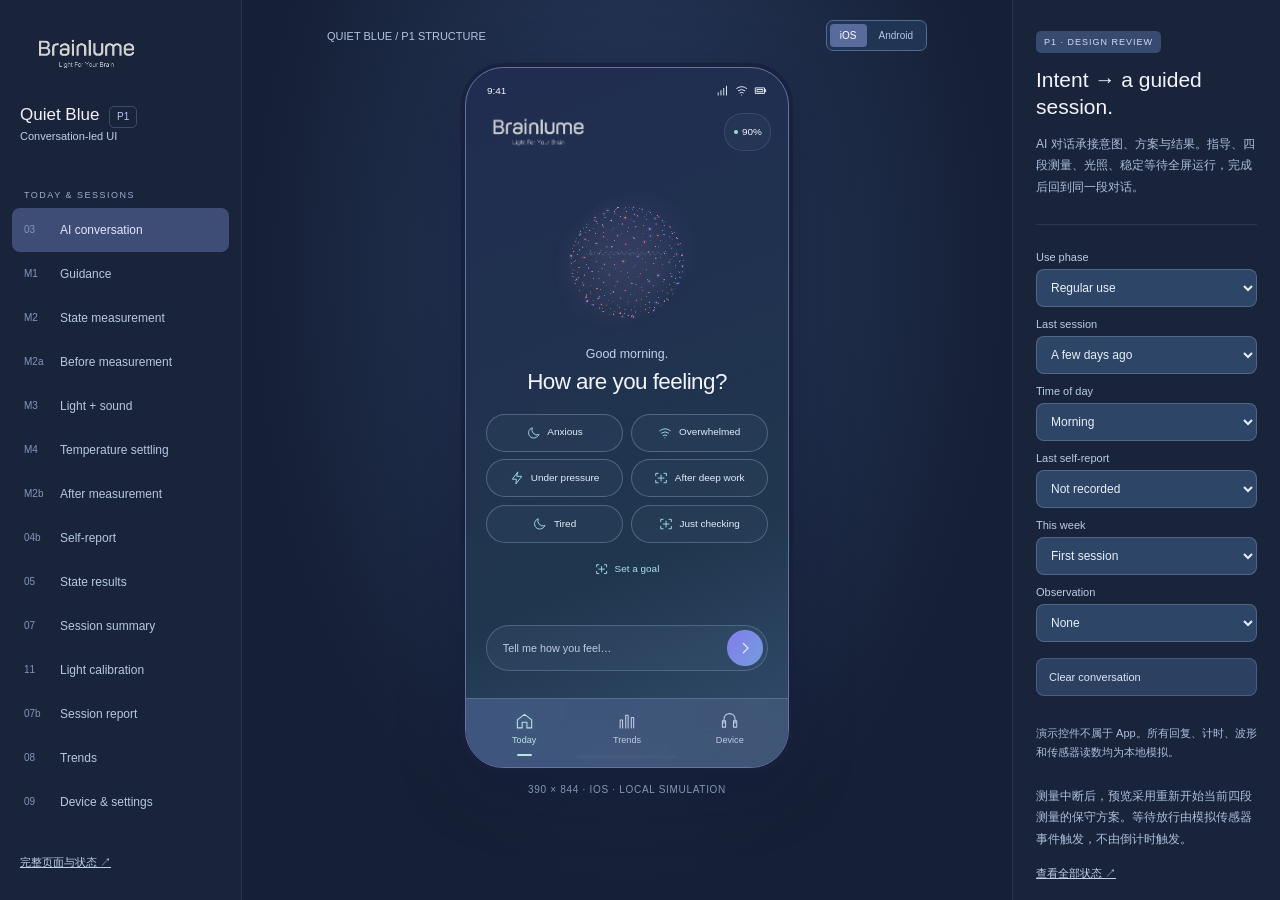
<file: index.html>
<!doctype html>
<html lang="en"><head><meta charset="UTF-8"><meta name="viewport" content="width=device-width,initial-scale=1,viewport-fit=cover"><meta name="theme-color" content="#202c50"><title>Brainlume — Quiet Blue — Conversation UI P1</title><link rel="stylesheet" href="style.css"><link rel="icon" href="data:,"><link rel="stylesheet" href="quiet-blue.css"><link rel="stylesheet" href="eeg.css"><link rel="stylesheet" href="extended.css"><link rel="stylesheet" href="ue-sync.css?v=20260918-product"><link rel="stylesheet" href="p1.css?v=20260919-nir2"></head><body><div id="app"></div><script src="app.js?v=20260918-product"></script><script src="quiet-blue.js"></script><script src="eeg.js"></script><script src="extended.js?v=20260918-product"></script><script src="ue-sync.js?v=20260918-product"></script><script src="p1.js?v=20260919-nir2"></script></body></html>
</file>
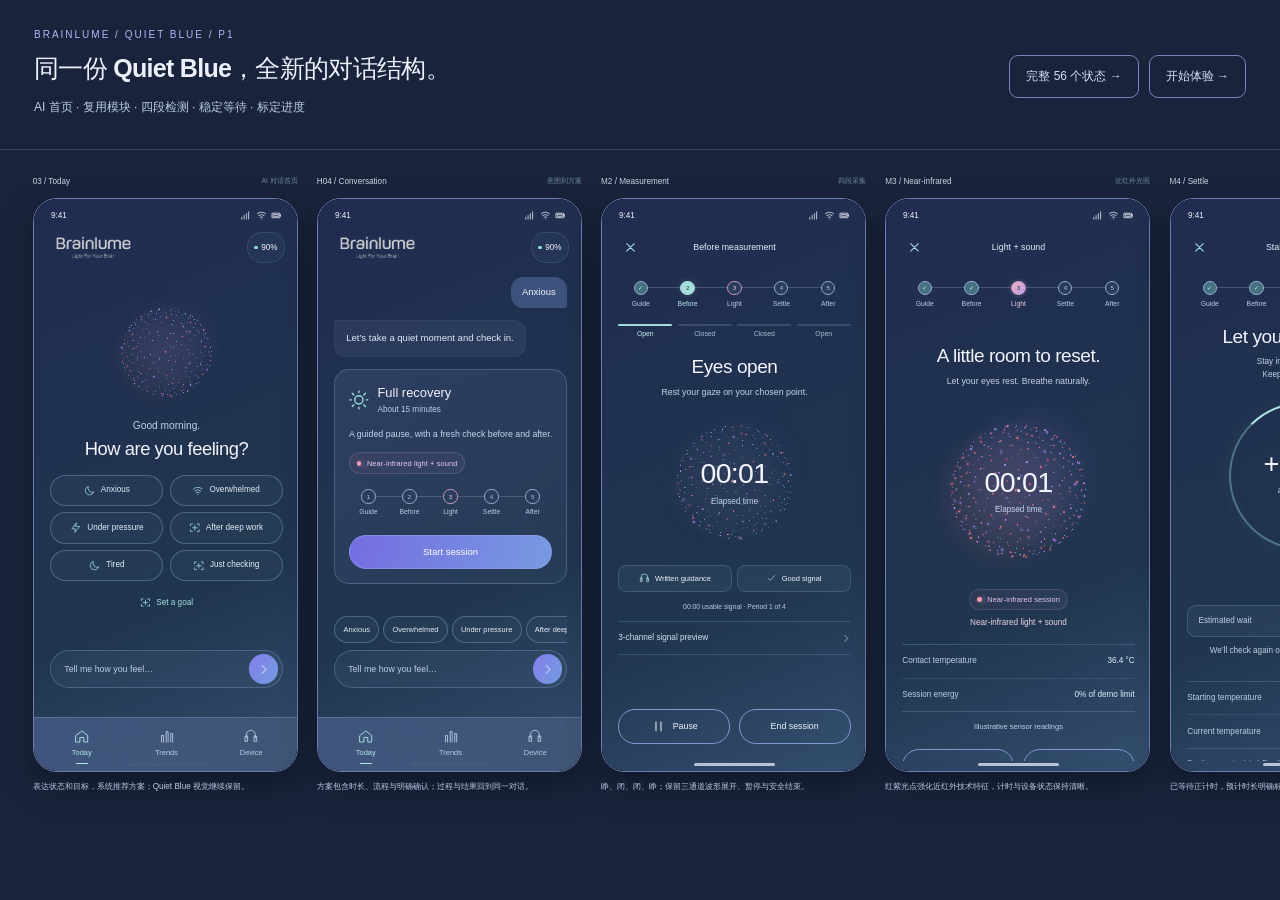
<file: board.html>
<!doctype html><html lang="zh-CN"><head><meta charset="utf-8"><meta name="viewport" content="width=device-width,initial-scale=1"><title>Brainlume Quiet Blue P1</title><style>*{box-sizing:border-box}body{margin:0;background:#19243c;color:#edf0fb;font-family:Avenir,'Avenir Next',-apple-system,BlinkMacSystemFont,'Segoe UI',sans-serif}header{padding:42px 48px 30px;display:flex;justify-content:space-between;align-items:center;border-bottom:1px solid #5d739766}h1{font-size:25px;font-weight:550;letter-spacing:-.7px;margin:10px 0}p{font-size:12px;color:#bacbe5;line-height:1.7}small{font-size:10px;letter-spacing:2px;color:#b5b5f5}a{color:#d6def9;text-decoration:none;font-size:12px;border:1px solid #7388b8;border-radius:9px;padding:12px 16px}.board{display:flex;gap:28px;padding:38px 48px 48px;overflow-x:auto;align-items:flex-start}.item{width:390px;flex-shrink:0}.label{display:flex;justify-content:space-between;align-items:center;margin-bottom:17px;font-size:12px;color:#c3d6e1}.label span{font-size:10px;color:#708b9b}.frame{border:1px solid #6d7cb1;border-radius:35px;overflow:hidden;width:390px;height:844px;box-shadow:0 20px 50px #0005}iframe{border:0;width:390px;height:844px;background:#202c50}.item p{max-width:360px}@media(max-width:700px){header{padding:24px;display:block}header a{display:inline-block;margin-top:12px}.board{padding:28px 22px}.item{width:350px}.frame{width:350px;height:758px}iframe{transform:scale(.897);transform-origin:top left}}@media(min-width:1100px) and (max-width:1500px){.board{zoom:.68}header{padding:24px 34px 20px}}@media(min-width:1501px) and (max-width:1800px){.board{zoom:.84}}.links{display:flex;gap:10px;flex-wrap:wrap}@media(max-width:700px){.links{margin-top:12px}.links a{margin-top:0}}@media(prefers-reduced-motion:no-preference){iframe{scroll-behavior:smooth}}@media(min-width:701px) and (max-width:1099px){.board{zoom:.5}header{padding:22px 24px}h1{font-size:22px}}</style></head><body><header></header><section class="board"></section><script src="p1-board.js?v=20260919-nir"></script></body></html>
</file>
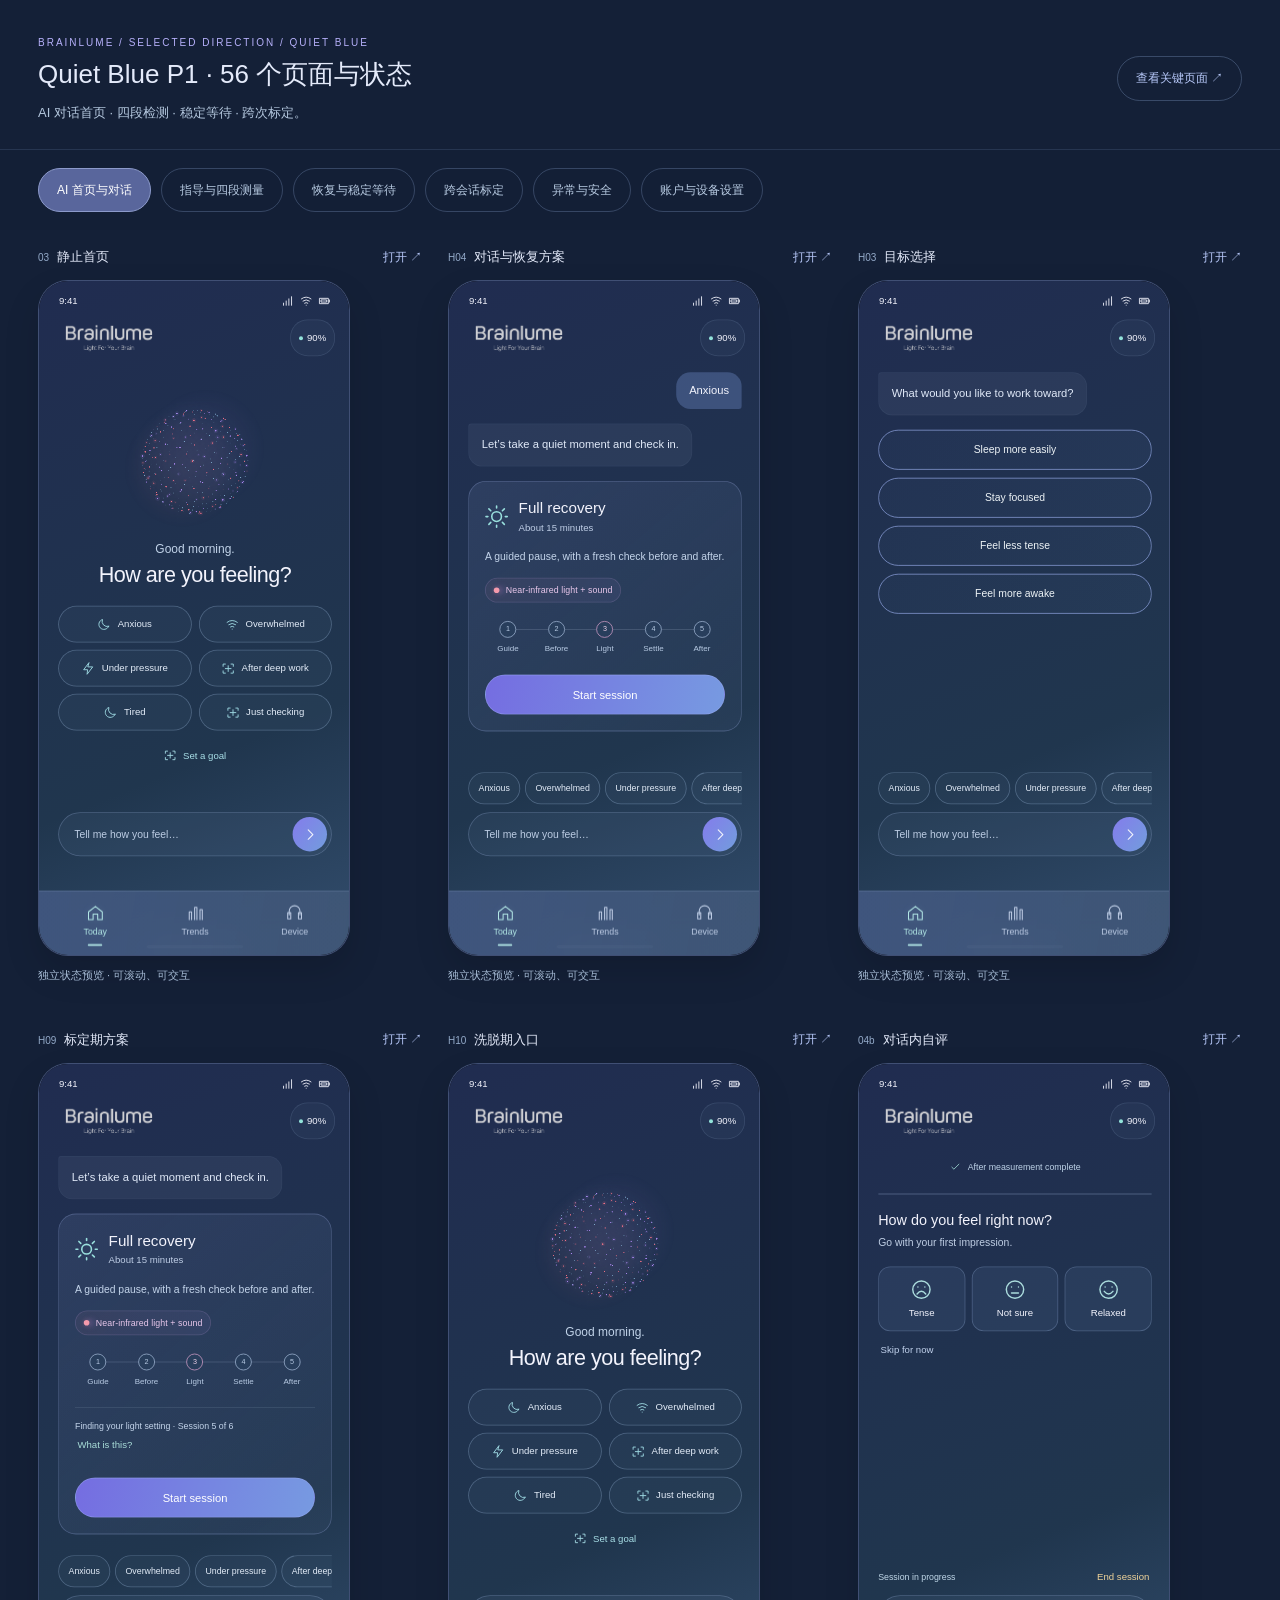
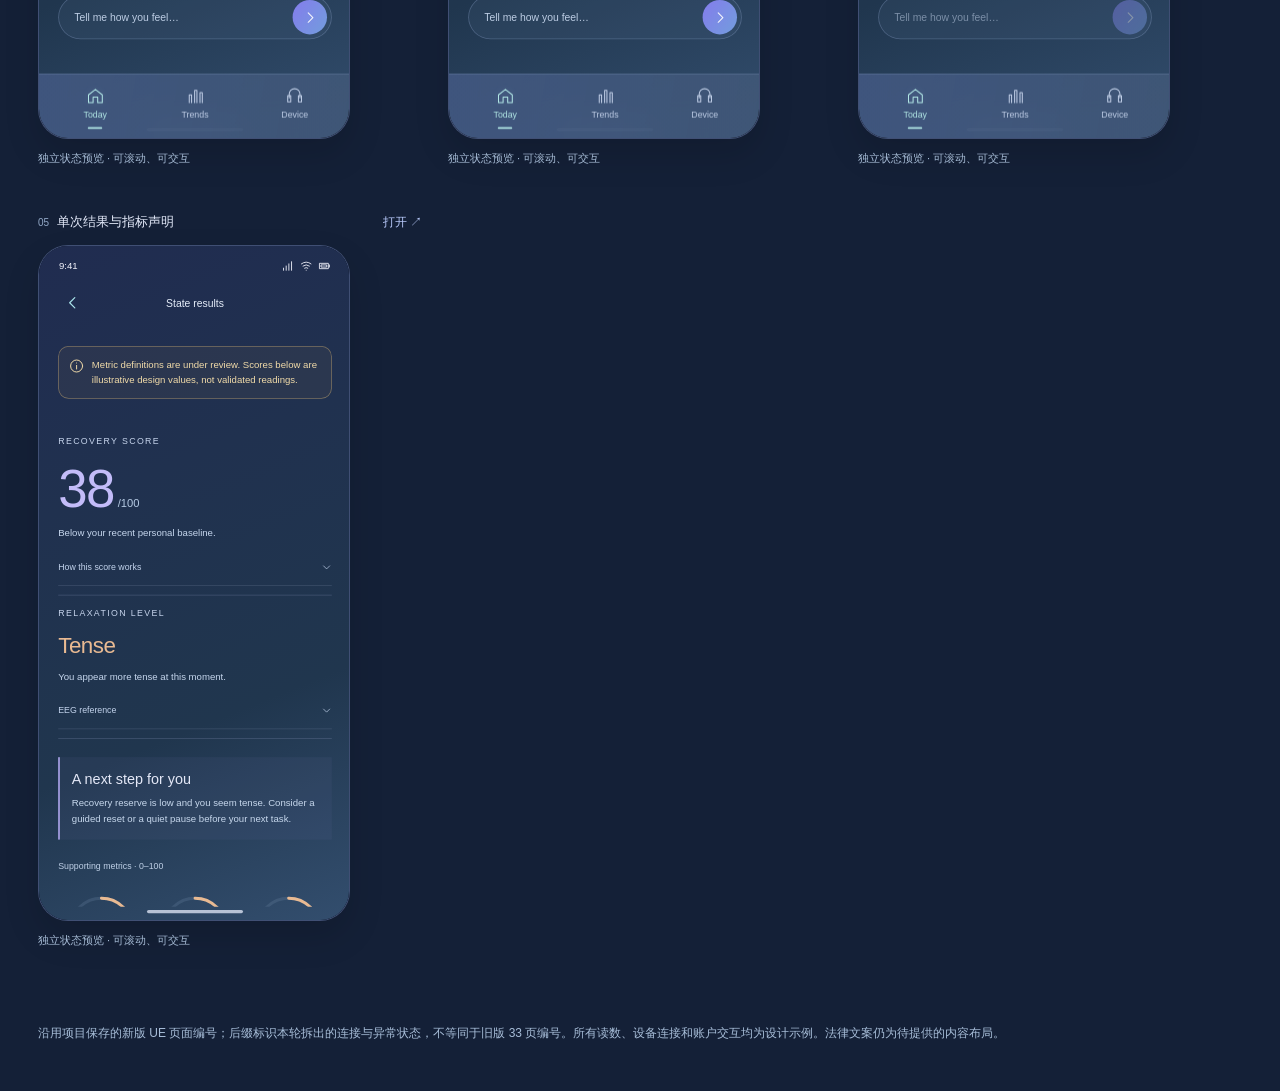
<file: pages.html>
<!doctype html><html lang="zh-CN"><head><meta charset="utf-8"><meta name="viewport" content="width=device-width,initial-scale=1"><title>Brainlume Quiet Blue P1 - 56 Design States</title><style>*{box-sizing:border-box}body{margin:0;background:#142037;color:#e4eafa;font-family:Avenir,-apple-system,sans-serif}header{padding:32px 38px 25px;border-bottom:1px solid #576e9544;display:flex;justify-content:space-between;align-items:center;gap:24px}h1{font-size:26px;font-weight:500;margin:7px 0 10px}header p{font-size:13px;color:#b5c8df;margin:0;line-height:1.7}small{font-size:10px;letter-spacing:2px;color:#b6b0fa}a{color:#b7c8f9;text-decoration:none;font-size:12px}header a{border:1px solid #7189b266;border-radius:25px;padding:13px 18px;white-space:nowrap}.tabs{position:sticky;top:0;z-index:3;background:#142037ee;backdrop-filter:blur(15px);padding:18px 38px;display:flex;gap:10px;flex-wrap:wrap}.tabs button{border:1px solid #6d83a966;background:transparent;color:#b8cbe2;padding:12px 18px;border-radius:25px;white-space:nowrap;min-height:44px;font:inherit;font-size:12px}.tabs button.active{background:#59669c;color:white;border-color:#8c9acb}.grid{display:grid;grid-template-columns:repeat(auto-fill,minmax(310px,1fr));gap:35px 26px;padding:18px 38px 50px;max-width:1740px;margin:auto}.item{min-width:0}.label{display:flex;align-items:center;justify-content:space-between;margin:0 0 14px;gap:10px}.label h2{font-size:13px;font-weight:500;margin:0}.label span{color:#93a9c8;font-size:10px;margin-right:8px}.frame{width:312px;height:676px;overflow:hidden;border:1px solid #8295bc55;border-radius:30px;background:#202c50;box-shadow:0 16px 35px #0002}iframe{width:390px;height:844px;border:0;transform:scale(.8);transform-origin:0 0}.item>p{font-size:11px;color:#a5bad4;line-height:1.6}.foot{font-size:12px;line-height:1.8;color:#a7bdd8;padding:0 38px 35px;max-width:1100px}button:focus-visible,a:focus-visible{outline:2px solid #c1bbfa;outline-offset:4px}@media(max-width:700px){header{padding:24px;display:block}header a{display:inline-block;margin-top:18px}.tabs{padding:15px 24px}.grid{padding:15px 24px;display:flex;overflow-x:auto;align-items:flex-start}.item{flex:0 0 312px}.foot{padding:20px 24px}}</style></head><body><header><div><small>BRAINLUME / SELECTED DIRECTION / QUIET BLUE</small><h1>Quiet Blue P1 · 56 个页面与状态</h1><p>AI 对话首页 · 四段检测 · 稳定等待 · 跨次标定。</p></div><a href="board.html">查看关键页面 ↗</a></header><nav class="tabs" aria-label="页面分组"></nav><main class="grid"></main><p class="foot">沿用项目保存的新版 UE 页面编号；后缀标识本轮拆出的连接与异常状态，不等同于旧版 33 页编号。所有读数、设备连接和账户交互均为设计示例。法律文案仍为待提供的内容布局。</p><script src="p1-gallery.js"></script></body></html>
</file>
<file: style.css>
@media(min-width:701px) and (max-height:950px){.stage .phone{zoom:.83}.stage{padding-top:20px!important}.stage .stage-top{margin-bottom:16px}.stage .design-caption{margin-top:16px}}
@media(min-width:701px) and (max-height:800px){.stage .phone{zoom:.70}.stage{padding-top:18px!important}.stage .stage-top{margin-bottom:15px}.stage .design-caption{margin-top:16px}}
:root{color-scheme:dark;--bg:#071015;--surface:#242c30;--surface2:#30383c;--line:#3d474b;--text:#f7f8f8;--muted:#abb6bb;--cyan:#1ec8e9;--green:#60e390;--amber:#ffbf58;--red:#ff857b;--radius:18px;--space:8px;font-family:Inter,'SF Pro Display',-apple-system,BlinkMacSystemFont,'Segoe UI',sans-serif;color:var(--text);background:#080d10;font-synthesis:none}*{box-sizing:border-box}body{margin:0}button,input,select{font:inherit}button{cursor:pointer;color:inherit}button:focus-visible,a:focus-visible,input:focus-visible,select:focus-visible,summary:focus-visible{outline:2px solid var(--cyan);outline-offset:4px}button{border:0}a{color:var(--cyan)}svg{width:22px;height:22px;flex-shrink:0;fill:none;stroke:currentColor;stroke-width:1.65;stroke-linecap:round;stroke-linejoin:round}h1,h2,h3,p{margin:0}h1{font-size:29px;line-height:1.12;letter-spacing:-1.15px;font-weight:650}h2{font-size:19px;letter-spacing:-.4px;font-weight:620}h3{font-size:15px;font-weight:600}p{line-height:1.5}small{font-size:11px;line-height:1.5}.muted{color:var(--muted)}.cyan{color:var(--cyan)}.amber{color:var(--amber)}.green{color:var(--green)}.red{color:var(--red)}.eyebrow{font-size:10px;letter-spacing:1.8px;font-weight:650;text-transform:uppercase;color:var(--muted)}.flex{display:flex;align-items:center;gap:10px}.between{justify-content:space-between}.column{display:flex;flex-direction:column;gap:16px}.grow{flex:1}.mt{margin-top:24px}.mb{margin-bottom:18px}.tiny{font-size:12px}.lead{font-size:14px;color:var(--muted);line-height:1.55;margin-top:10px}.text-center{text-align:center}.workspace{min-height:100vh;display:grid;grid-template-columns:242px minmax(470px,1fr) 268px}.rail{height:100vh;position:sticky;top:0;border-right:1px solid #202a30;padding:28px 20px;display:flex;flex-direction:column;gap:24px;background:#0c1216}.brand{height:35px;width:118px;object-fit:contain;filter:invert(1);mix-blend-mode:screen}.rail .eyebrow{margin-bottom:8px}.rail-title{font-size:17px;line-height:1.4}.version{display:inline-block;border:1px solid #37434a;padding:3px 7px;border-radius:5px;font-size:10px;margin-left:5px;color:var(--cyan)}.screen-list{overflow:auto;flex:1;margin:0 -8px;scrollbar-width:thin}.screen-list button{width:100%;padding:11px 12px;min-height:44px;text-align:left;border-radius:8px;background:transparent;display:flex;gap:12px;align-items:center;font-size:12px;color:#a6b2b9}.screen-list button span{font-size:10px;font-variant-numeric:tabular-nums;color:#65757e;width:24px}.screen-list button.active{background:#1b2c34;color:var(--cyan)}.screen-list button:hover{background:#202a30}.group-label{font-size:9px;text-transform:uppercase;letter-spacing:1.5px;color:#81919a;margin:20px 12px 8px}.rail-foot{font-size:11px;color:#87979f;line-height:1.7;border-top:1px solid #253139;padding-top:15px}.stage{padding:26px 32px 34px;display:flex;flex-direction:column;align-items:center;background:radial-gradient(ellipse at 50% 30%,#1b2c35 0,transparent 65%)}.stage-top{width:100%;max-width:600px;display:flex;justify-content:space-between;align-items:center;margin-bottom:22px;font-size:11px;color:#95a6af}.platform{display:flex;gap:2px;background:#10191f;border:1px solid #28383f;border-radius:7px;padding:3px}.platform button{background:transparent;color:#97a5ad;padding:6px 10px;border-radius:4px;font-size:10px}.platform button.active{background:#33454f;color:white}.phone{position:relative;width:390px;height:844px;border:1px solid #52616a;border-radius:46px;background:linear-gradient(164deg,#26383f 0%,#1a272e 22%,#101a1f 60%,#0a1217 100%);box-shadow:0 32px 90px #0009,0 0 0 5px #0e151a;overflow:hidden;display:flex;flex-direction:column}.phone.android{border-radius:30px}.status{height:46px;flex-shrink:0;padding:15px 25px 6px;display:flex;justify-content:space-between;align-items:center;font-size:12px;font-weight:650}.status svg{width:15px;height:15px}.status .flex{gap:6px}.topbar{height:52px;flex-shrink:0;display:flex;align-items:center;justify-content:space-between;padding:0 18px}.topbar .brand{width:110px;height:36px}.topbar .eyebrow{color:#eff4f6;letter-spacing:1.4px}.icon-btn{background:transparent;width:44px;min-height:44px;display:inline-flex;justify-content:center;align-items:center;border-radius:50%}.icon-btn:hover{background:#ffffff0a}.main{flex:1;overflow-y:auto;overflow-x:hidden;padding:8px 22px 32px;scrollbar-width:none}.main::-webkit-scrollbar{display:none}.main.has-nav{padding-bottom:115px}.safe-bottom{height:17px;flex-shrink:0}.safe-bottom:after{content:'';display:block;width:120px;height:4px;background:#e4eaed;border-radius:10px;margin:4px auto}.android .safe-bottom:after{width:75px;height:3px}.bottom-nav{position:absolute;left:16px;right:16px;bottom:22px;height:66px;display:flex;background:#1b272deb;border:1px solid #3a4a53;border-radius:32px;box-shadow:0 6px 28px #0008;backdrop-filter:blur(18px);z-index:4}.bottom-nav button{flex:1;background:none;display:flex;align-items:center;justify-content:center;flex-direction:column;gap:5px;color:#a8b5bc;font-size:10px}.bottom-nav button.active{color:var(--cyan)}.bottom-nav svg{width:21px;height:21px}.greeting{margin:9px 0 21px}.greeting .eyebrow{margin-bottom:9px}.device-strip{background:#33444d66;border:1px solid #50616b88;border-radius:14px;padding:11px 12px;display:flex;align-items:center;gap:10px;margin:20px 0}.device-strip>svg{color:#a9c2ce}.device-strip strong{font-size:12px;font-weight:550}.device-strip small{color:#b6c4cb;display:block;font-size:10px}.dot{display:inline-block;width:5px;height:5px;border-radius:50%;background:var(--green);margin-right:5px;vertical-align:middle}.device-strip .battery{font-size:11px;margin-left:auto;color:#bfd0d8}.device-strip .battery svg{width:17px}.section-heading{display:flex;align-items:center;justify-content:space-between;margin:25px 0 12px}.section-heading h2{font-size:15px;font-weight:600;letter-spacing:-.1px}.text-btn{background:none;color:var(--muted);font-size:11px;min-height:44px;padding:0 3px}.text-btn:hover{color:var(--cyan)}.context-chips{display:flex;gap:6px;overflow-x:auto;margin:0 -22px 18px;padding:0 22px 5px;scrollbar-width:none}.chip{background:#26373f;border:1px solid #40515a;color:#bccbd2;white-space:nowrap;padding:7px 12px;border-radius:20px;font-size:10px;min-height:36px}.chip.selected{border-color:#66c3d5;background:#174957;color:#d4f7ff}.tasks{display:grid;gap:12px}.task{border:1px solid #4b5a63;border-radius:18px;background:linear-gradient(115deg,#32444d,#25353d);padding:19px 17px;text-align:left;display:flex;gap:14px;align-items:center;min-height:113px;transition:transform .2s,border-color .2s}.task:hover{transform:translateY(-2px);border-color:#78becd}.task .task-icon{width:45px;height:45px;border:1px solid #2c849a;border-radius:50%;display:grid;place-items:center;color:#65d9ee;flex-shrink:0;background:#173c4766}.task.warm .task-icon{color:#f1c78d;border-color:#806445;background:#57443144}.task .task-icon svg{width:23px;height:23px}.task h3{font-size:16px;letter-spacing:-.35px;line-height:1.3}.task p{font-size:11px;color:#b9c9d1;margin-top:6px}.task .duration{display:inline-block;margin-top:8px;font-size:10px;color:#e2edf1;letter-spacing:.3px}.task>svg{width:16px;margin-left:auto;color:#a4bac4}.card{background:linear-gradient(125deg,#283840,#202d34);border:1px solid #41515b;border-radius:var(--radius);padding:18px}.recent-card{display:flex;align-items:center;gap:18px;text-align:left;width:100%;color:inherit}.recent-card .ring{width:82px;height:82px}.recent-card .ring .number{font-size:29px}.recent-card .ring small{font-size:9px}.recent-copy .eyebrow{font-size:9px;letter-spacing:1px}.recent-copy strong{font-size:16px;display:block;margin:6px 0}.recent-copy p{font-size:11px;line-height:1.5;color:#afc1cb}.ring{position:relative;display:grid;place-items:center;width:210px;height:210px;flex-shrink:0}.ring svg{width:100%;height:100%;position:absolute;inset:0;stroke:none;transform:rotate(-90deg)}.ring circle{fill:none;stroke-width:6;stroke-linecap:round}.ring .ring-track{stroke:#3d505b}.ring .ring-fill{stroke:var(--cyan);stroke-dasharray:var(--arc) 283}.ring .number{font-size:68px;letter-spacing:-3px;font-weight:560;line-height:1.05}.ring small{display:block;text-align:center;color:#b5c6cf;font-size:13px;letter-spacing:0;margin-top:3px}.score-hero{display:flex;flex-direction:column;align-items:center;padding:20px 0 17px}.score-hero .eyebrow{margin-top:15px;font-size:10px}.score-hero .ring{width:193px;height:193px}.result-title{margin-top:12px}.result-title h1{font-size:27px}.pill{font-size:10px;padding:5px 9px;border-radius:20px;border:1px solid #6b6250;color:var(--amber);background:#64522b22;white-space:nowrap}.pill.good{color:var(--green);border-color:#456c60;background:#234c3633}.pill.neutral{color:#c4d4dc;border-color:#52636d;background:#40536122}.relax-row{padding:14px 16px;font-size:12px}.action-card{border-left:2px solid var(--cyan);padding:13px 15px;background:#1c39434d;border-radius:0 10px 10px 0;margin-top:15px}.action-card p{font-size:12px;color:#bcccd5;margin-top:5px}.metric-row{padding:14px 0;border-bottom:1px solid #46545e99}.metric-row:last-child{border-bottom:0;padding-bottom:0}.metric-row:first-child{padding-top:0}.metric-row strong{font-size:12px;font-weight:500}.metric-row small{font-size:10px;color:#a3b7c2}.metric-row .value{font-size:19px}.bar{height:4px;border-radius:5px;background:#42555f;margin:10px 0 4px;overflow:hidden}.bar>i{height:100%;display:block;background:#77c9da;border-radius:5px}.primary,.secondary,.danger{width:100%;min-height:50px;border-radius:13px;padding:13px 15px;font-size:13px;font-weight:650;display:flex;align-items:center;justify-content:center;gap:10px}.primary{background:var(--cyan);color:#031b23}.primary:hover{background:#63dcf1}.secondary{background:#26363e;border:1px solid #657680;color:#edf3f6}.danger{background:#ff857b;color:#30100c}.bottom-action{margin-top:22px;display:flex;flex-direction:column;gap:10px}.footnote{font-size:10px;color:#95aab5;line-height:1.65}.footer-note{text-align:center;font-size:10px;letter-spacing:.2px;color:#91a8b4;margin-top:16px}.disclosure{border-bottom:1px solid #384952;padding:15px 0;font-size:12px;color:#b0c2cc}.disclosure summary{min-height:24px;cursor:pointer;color:#dce8ee;font-size:12px}.disclosure p{margin-top:12px;font-size:11px;line-height:1.7}.steps{display:flex;margin:13px 0 8px;position:relative;justify-content:space-between}.steps:before{content:'';position:absolute;top:14px;left:42px;right:42px;height:1px;background:#52616b}.step{position:relative;display:flex;flex-direction:column;align-items:center;gap:8px;width:33%;color:#8fa5b1;font-size:10px}.step b{font-size:10px;border-radius:50%;border:1px solid #526975;background:#17272f;width:29px;height:29px;display:grid;place-items:center;font-weight:500}.step.active{color:var(--cyan)}.step.active b{background:var(--cyan);border-color:var(--cyan);color:#031b23}.step.done b{background:#506a76;color:white}.light .step.active{color:var(--amber)}.light .step.active b{background:var(--amber);border-color:var(--amber)}.session{display:flex;flex-direction:column;min-height:100%;text-align:center}.session h1{font-size:24px;letter-spacing:-.7px}.session .lead{max-width:285px;margin:10px auto 0;font-size:12px}.orb-wrap{height:257px;display:grid;place-items:center;margin:8px -10px 0;position:relative;flex-shrink:0}.orb{width:102px;height:102px;border-radius:50%;position:relative;background:radial-gradient(circle at 40% 35%,#b5e8ee88,#5d9fba22 65%,#b5f8ff44);border:1px solid #8bd4e8;box-shadow:0 0 60px #47c1e933,inset 0 0 35px #9eeeff33;animation:breathe 7s ease-in-out infinite}.orb:before,.orb:after{content:'';position:absolute;inset:-29px;border:1px solid #61b3d34d;border-radius:50%;box-shadow:0 0 0 28px #55b9d808,0 0 0 29px #66b8d420}.orb:after{inset:-86px;border-color:#72b6d019;box-shadow:none}.light .orb{background:radial-gradient(circle at 38% 33%,#f8d4a56b,#97612744 70%,#ffbd6533);border-color:#e9bb71;box-shadow:0 0 70px #d49a4733,inset 0 0 35px #ffce822b}.light .orb:before{border-color:#e7b56d55;box-shadow:0 0 0 28px #dba64c08,0 0 0 29px #c7a36829}.light .orb:after{border-color:#c7a36819}.paused .orb{animation-play-state:paused;opacity:.4}.timer{font-size:48px;font-weight:500;letter-spacing:-2px;line-height:1.1;font-variant-numeric:tabular-nums}.timer-label{font-size:10px;color:#b1c5d0;margin-top:7px;letter-spacing:.4px}.session-message{font-size:11px;color:#bed1db;margin-top:19px;min-height:35px}.signal{font-size:10px;color:#abc3cf;display:flex;justify-content:center;gap:6px;align-items:center;margin-top:20px}.signal svg{width:14px;height:14px}.session-actions{margin-top:auto;padding-top:22px;display:flex;flex-direction:column;gap:3px}.session-actions .text-btn{font-size:11px}.banner{font-size:11px;text-align:left;padding:12px 14px;border:1px solid #546d78;border-radius:12px;background:#304f5c55;margin:16px 0;line-height:1.6}.banner.warning{border-color:#916b43;color:#f2c890;background:#6c471c33}.session .banner{margin:12px 0 0}.session .banner+.orb-wrap{height:212px}.segmented{display:flex;border:1px solid #475b67;background:#17272f;padding:4px;border-radius:12px;margin:22px 0}.segmented button{flex:1;background:none;color:#acbec9;border-radius:8px;font-size:11px;min-height:38px}.segmented button.active{background:#405661;color:white;box-shadow:0 2px 4px #0002}.chart{width:100%;height:auto;stroke:none;margin-top:17px}.chart text{font-size:9px;fill:#aebec8;font-family:inherit;stroke:none}.chart .grid{stroke:#43555f;stroke-width:1;stroke-dasharray:3 4}.chart .line{fill:none;stroke:var(--cyan);stroke-width:2}.chart circle{fill:var(--cyan);stroke:#173b4a;stroke-width:2}.history-row{width:100%;padding:15px 0;display:flex;align-items:center;gap:10px;background:none;border-bottom:1px solid #3c4d57;text-align:left}.history-row:last-child{border:0;padding-bottom:0}.history-row svg{width:16px;color:#a1b5c0}.history-row .history-icon{background:#354d58;width:34px;height:34px;border-radius:10px;display:grid;place-items:center;color:#aed2df}.history-row strong{display:block;font-size:12px}.history-row small{font-size:10px;color:#95acb9;display:block;margin-top:4px}.history-row .pill{font-size:9px}.stat-pair{display:flex;justify-content:space-between;margin-top:17px;padding-top:14px;border-top:1px solid #3c515c}.stat-pair strong{font-size:21px;font-weight:550;display:block}.stat-pair small{font-size:9px;color:#a8bcc7}.product-photo{width:100%;height:176px;object-fit:cover;border-radius:15px;filter:brightness(.83);margin:18px 0}.settings-row{width:100%;background:none;display:flex;align-items:center;gap:12px;text-align:left;padding:16px 0;border-bottom:1px solid #435560}.settings-row:last-child{border:0}.settings-row svg{width:18px;color:#a7c4d2}.settings-row strong{font-size:12px;font-weight:500;display:block}.settings-row small{color:#a0b6c3;font-size:10px;display:block;margin-top:4px}.settings-row>svg:last-child{margin-left:auto;width:15px}.checklist{display:flex;flex-direction:column;gap:18px;margin:24px 0}.check-item{display:flex;align-items:flex-start;gap:12px;font-size:12px;line-height:1.55}.check-item b{flex-shrink:0;border-radius:50%;border:1px solid #52717f;color:#9fe0ee;font-size:10px;font-weight:500;width:25px;height:25px;display:grid;place-items:center}.choice{width:100%;padding:18px;background:#293b45;border:1px solid #50636f;border-radius:14px;display:flex;align-items:center;text-align:left;gap:13px;min-height:62px}.choice svg{color:#c3d7e1}.choice.selected{border-color:var(--cyan);background:#164454}.choice span{font-size:13px}.choice small{display:block;margin-top:5px;color:#a5bdca}.compare{display:grid;grid-template-columns:1fr 1fr;gap:12px;margin:20px 0}.compare .card{text-align:center;padding:17px 8px}.compare strong{font-size:40px;font-weight:500;display:block;margin:6px 0;letter-spacing:-1px}.compare small{color:#b1c6d0;font-size:10px}.compare .after{border-color:#46818f}.legend{display:flex;gap:15px;font-size:10px;color:#a7bcc7;margin-bottom:15px}.legend i{display:inline-block;width:7px;height:7px;background:#778b96;border-radius:2px;margin-right:6px}.legend i.after{background:var(--cyan)}.compare-metric{margin:17px 0}.compare-metric .flex{font-size:11px;justify-content:space-between}.paired-bars{display:grid;grid-template-columns:1fr 26px;align-items:center;gap:4px 7px;margin-top:7px;font-size:10px;color:#b5c7d1}.paired-bars i{display:block;height:4px;background:#7b8e99;border-radius:3px}.paired-bars i.after{background:var(--cyan)}.direction{font-size:9px;color:#99adba;margin-top:5px}.table{width:100%;border-collapse:collapse;font-size:11px;margin-top:16px}.table td,.table th{padding:11px 5px;border-bottom:1px solid #41535e;text-align:right}.table td:first-child,.table th:first-child{text-align:left}.table th{font-size:9px;color:#adc1ce;font-weight:500}.table td:last-child{color:#86d6e5}.report-label{margin-top:26px}.field{display:block;font-size:12px;margin:21px 0}.field input,.field select{margin-top:9px;width:100%;height:50px;border-radius:12px;border:1px solid #586d79;background:#243943;color:#f5f9fb;padding:0 14px}.field input::placeholder{color:#9db1be}.toggle-row{display:flex;align-items:center;gap:15px;padding:18px 0;border-bottom:1px solid #3f535f}.toggle-row strong{font-size:12px}.toggle-row p{font-size:11px;color:#a5bdcb;margin-top:6px}.switch{width:43px;height:26px;flex-shrink:0;border-radius:20px;background:#546976;padding:3px;border:0}.switch:after{content:'';display:block;width:20px;height:20px;background:#e5f1f6;border-radius:50%;transition:transform .2s}.switch[aria-checked=true]{background:#188399}.switch[aria-checked=true]:after{transform:translateX(17px)}.switch:disabled{opacity:.6;cursor:default}.swatches{display:flex;gap:8px;margin:12px 0}.swatch{border:2px solid transparent;background:var(--skin);width:46px;height:46px;border-radius:50%;color:#141414}.swatch.selected{border-color:#51def6;outline:2px solid #153644;outline-offset:2px}.welcome-art{margin:0 -22px 26px;height:310px;position:relative;overflow:hidden}.welcome-art img{height:100%;width:100%;object-fit:cover;filter:brightness(.75)}.welcome-art:after{content:'';position:absolute;inset:0;background:linear-gradient(transparent 55%,#17272f)}.welcome h1{font-size:35px}.large-icon{width:66px;height:66px;border-radius:20px;background:#30505d;display:grid;place-items:center;margin:22px 0;color:#93dfec}.large-icon svg{width:30px;height:30px}.inspector{height:100vh;position:sticky;top:0;border-left:1px solid #253037;padding:31px 23px;background:#0c1318;overflow:auto}.inspector h2{font-size:15px;margin:13px 0}.inspector p{font-size:12px;line-height:1.8;color:#9cafba;margin:12px 0}.inspector .rule{border-top:1px solid #293a44;margin:26px 0}.inspector .token{display:flex;gap:10px;align-items:center;margin:12px 0;font-size:11px;color:#b1c2cd}.token i{width:22px;height:22px;border-radius:6px;border:1px solid #ffffff22}.inspector .tiny-btn{background:#20323c;border:1px solid #405662;width:100%;padding:11px 12px;text-align:left;margin:5px 0;border-radius:8px;font-size:11px;min-height:44px}.inspector .tiny-btn:hover{border-color:#79bfce}.review-badge{display:inline-flex;align-items:center;gap:6px;font-size:9px;letter-spacing:1px;padding:6px 8px;border-radius:5px;background:#1a3540;color:#a7dde9}.modal-scrim{position:absolute;inset:0;background:#03090dc9;backdrop-filter:blur(7px);z-index:20;display:flex;align-items:flex-end}.sheet{width:100%;background:#263943;border:1px solid #607783;border-radius:26px 26px 0 0;padding:24px 22px 30px;max-height:85%;overflow:auto;box-shadow:0 -20px 60px #0005}.sheet:before{content:'';display:block;margin:-11px auto 22px;width:36px;height:4px;border-radius:3px;background:#66818e}.sheet h2{font-size:23px;line-height:1.2}.sheet .lead{font-size:12px}.sheet .primary,.sheet .secondary,.sheet .danger{margin-top:11px}.toast{position:absolute;bottom:104px;left:20px;right:20px;background:#d2f4fd;color:#0e3542;font-size:12px;padding:15px;border-radius:12px;text-align:center;z-index:30;box-shadow:0 8px 25px #0006}.empty{padding:48px 16px;text-align:center}.empty svg{width:38px;height:38px;color:#86bfce;margin-bottom:15px}.empty p{font-size:12px;color:#a9c1ce;margin-top:10px}.mobile-review{display:none}.design-caption{font-size:10px;color:#7f939e;margin-top:20px;letter-spacing:.7px}.hidden{display:none!important}@keyframes breathe{0%,100%{transform:scale(.94);opacity:.8}50%{transform:scale(1.08);opacity:1}}@media(prefers-reduced-motion:reduce){*,*:before,*:after{animation:none!important;transition:none!important}}@media(max-width:1150px){.workspace{grid-template-columns:205px 1fr}.inspector{display:none}.rail{padding:24px 16px}.stage{padding:25px}.mobile-review{display:block;margin-top:20px;max-width:390px;width:100%;font-size:11px}.mobile-review summary{cursor:pointer;color:#9ec2d3;min-height:44px}.mobile-review button{min-height:44px;padding:8px 12px;margin:4px;border-radius:8px;background:#263c49;font-size:11px}.mobile-review select{width:100%;height:44px;background:#233b48;color:white;border:1px solid #526978;border-radius:8px;padding:0 10px}}@media(max-width:700px){.workspace{display:block}.rail,.inspector{display:none}.stage{padding:0;display:block;background:none}.stage-top,.design-caption{display:none}.phone{width:100%;height:100dvh;min-height:600px;border:0;border-radius:0!important;box-shadow:none}.status{padding-top:max(13px,env(safe-area-inset-top));height:calc(44px + env(safe-area-inset-top))}.safe-bottom{height:max(17px,env(safe-area-inset-bottom))}.bottom-nav{bottom:max(22px,env(safe-area-inset-bottom))}.mobile-review{max-width:none;margin:0;padding:14px 22px;background:#0b1720}.main{padding-left:22px;padding-right:22px}.modal-scrim{position:fixed}.sheet{padding-bottom:max(30px,env(safe-area-inset-bottom))}}@media(max-width:360px){h1{font-size:26px}.main{padding-left:18px;padding-right:18px}.task{padding:15px 13px;gap:10px}.task h3{font-size:15px}.task .task-icon{width:38px;height:38px}.context-chips{margin-left:-18px;margin-right:-18px;padding-left:18px;padding-right:18px}.orb-wrap{height:222px}.session .banner+.orb-wrap{height:180px}.timer{font-size:42px}.paired-bars{font-size:9px}}@media print{body{background:white;color:black}.rail,.inspector,.stage-top,.bottom-nav,.mobile-review,.design-caption,.status,.safe-bottom,.topbar,.bottom-action{display:none!important}.workspace,.stage{display:block;padding:0}.phone{width:100%;height:auto;border:0;box-shadow:none;background:white;color:black;overflow:visible}.main{overflow:visible;padding:20px!important}.card{background:#f4f6f8;border-color:#ddd;break-inside:avoid;color:black}.muted,.lead,.footnote,.eyebrow,.table th,.direction{color:#555}.table td:last-child{color:#15657b}}
body.embedded .rail,body.embedded .inspector,body.embedded .stage-top,body.embedded .design-caption,body.embedded .mobile-review{display:none!important}body.embedded .workspace{display:block}body.embedded .stage{padding:0!important}body.embedded .phone{zoom:1!important;width:100%;height:100dvh;border:0;border-radius:0;box-shadow:none}body.embedded{overflow:hidden}
</file>
<file: quiet-blue.css>
/* Quiet Blue / V2. Core layout and accessible interactions are inherited. */
:root{--bg:#202c50;--surface:#274565;--surface2:#354e77;--line:#52639b;--text:#f2f3fc;--muted:#c0d0e7;--cyan:#98cbed;--green:#92ded7;--amber:#efcf8d;--red:#f5a9a9;--radius:12px;font-family:Avenir,'Avenir Next','Trebuchet MS',-apple-system,BlinkMacSystemFont,'Segoe UI',sans-serif;background:#151f35;font-synthesis:none}
body{background:#151f35}h1{font-weight:500;letter-spacing:-.55px;font-size:27px}h2{font-weight:500;letter-spacing:0}h3{font-weight:500}.eyebrow{font-weight:500;letter-spacing:1.1px}.phone{background:linear-gradient(168deg,#202b50 0%,#20334e 49%,#203a4d 75%,#495c87 100%);border-color:#6572a2;box-shadow:0 25px 80px #0b102655,0 0 0 5px #1b2440}.status{height:46px;font-weight:500}.status .flex{gap:7px}.status svg{width:16px;height:16px}.topbar{height:68px;padding:0 19px}.topbar .brand{width:157px;height:64px;margin-left:-7px;opacity:.97}.topbar .eyebrow{font-size:12px;letter-spacing:.3px;text-transform:none;max-width:252px;text-align:center;font-weight:500}.topbar .icon-btn{color:#a7e1e8}.main{padding:4px 24px 28px}.main.has-nav{padding-bottom:100px}.safe-bottom{background:#485b88;height:18px}.safe-bottom:after{background:#dae1f2;opacity:.8}.phone:has(.blue-session) .safe-bottom,.phone:has(.result-title) .safe-bottom{background:transparent}
.bottom-nav{left:0;right:0;bottom:0;height:86px;padding:9px 8px 22px;border:0;border-top:1px solid #7884bc66;border-radius:0;background:linear-gradient(110deg,#4e5b8dce,#455a84de);box-shadow:none;backdrop-filter:blur(18px)}.bottom-nav button{color:#becce5;gap:7px;font-size:11px;letter-spacing:.5px;text-transform:uppercase;font-weight:400}.bottom-nav svg{width:25px;height:25px;stroke-width:1.35}.bottom-nav button.active{color:#fff}.bottom-nav button.active svg{filter:drop-shadow(0 0 4px #c8ddff22)}
.primary{background:linear-gradient(105deg,#665fe0,#6f9bdc);border:1px solid #9aaff344;border-radius:30px;color:#fff;font-size:14px;font-weight:500;min-height:49px;box-shadow:none}.primary:hover{background:linear-gradient(105deg,#7772ed,#81afe9)}.secondary{background:linear-gradient(115deg,#334b7022,#45618b22);border-color:#8296cf;border-radius:30px;min-height:49px;font-size:13px;font-weight:500}.danger{border-radius:30px;font-weight:500}.text-btn{font-size:12px;color:#c0d1ec}.icon-btn:hover{background:#7e99cc18}.card{background:transparent;border:0;border-radius:0;padding:18px 0;border-top:1px solid #6278ac88;box-shadow:none}.banner{background:#556e9a1c;border:1px solid #7088b96b;border-radius:12px;color:#d5dff1;font-size:12px}.banner.warning{color:#f6d8a4;background:#75614422;border-color:#bc9c6377}.pill{color:#efd397;border-color:#a58e6788;background:transparent;font-size:11px}.pill.good{color:#9ee4da;border-color:#6ea9a588;background:transparent}.pill.neutral{color:#d2ddf2;background:transparent;border-color:#7c91b088}.action-card{background:transparent;border-left:0;border-top:1px solid #637db688;border-radius:0;padding:18px 0}.action-card p{color:#c0d0e7}.section-heading h2{font-size:16px;font-weight:500}.footnote{font-size:11px;color:#bfd0e7;line-height:1.6}.lead{font-size:14px;color:#c0cfe7;line-height:1.6}.dot{background:#92e3da;width:5px;height:5px}.cyan{color:#a7d5f2}.green{color:#a3e5dd}.amber{color:#efd293}
.home-intro{text-align:center;margin:23px 0 0}.home-intro h1{font-size:18px;letter-spacing:0;color:#d9def5;font-weight:400}.home-intro p{font-size:11px;color:#b7cbe2;margin-top:8px}.round-tasks{display:grid;grid-template-columns:1fr 1fr;gap:16px;margin:35px 0 0}.round-task{text-align:center;min-width:0}.circle-action{width:100%;aspect-ratio:1;border-radius:50%;background:radial-gradient(ellipse at 30% 25%,#30537e 0%,#274872 52%,#274b71 100%);border:1px solid #28729980;box-shadow:inset 0 2px 7px #267fc344,inset -2px -2px 10px #344c8433,0 6px 16px #102b4b18;display:grid;place-items:center;color:#f5f4fc;padding:15px;transition:transform .2s,border-color .2s,box-shadow .2s}.circle-action span{font-size:23px;font-weight:500;line-height:1.3;letter-spacing:.1px}.recovery-circle{background:radial-gradient(ellipse at 30% 25%,#335586 0%,#2b4978 53%,#2b4a78 100%);border-color:#3e73a788}.circle-action:hover{transform:translateY(-3px);border-color:#87c8e5;box-shadow:inset 0 2px 7px #6cabd355,0 9px 22px #18234433}.circle-action:active{transform:scale(.98)}.round-task>strong{display:block;font-size:14px;font-weight:500;margin-top:13px}.round-task p{font-size:12px;color:#d0dbed;margin-top:3px}.guide-link{display:flex;align-items:center;justify-content:center;gap:17px;background:none;width:100%;min-height:52px;margin:22px 0 14px;font-size:14px;color:#e4e9f7}.guide-link>span{text-decoration:underline;text-underline-offset:5px}.guide-link>svg:first-child{color:#a0a1ee;width:20px}.guide-link>svg:last-child{color:#91c7e6;width:17px}.recent-open{border-top:1px solid #677aad8c;border-bottom:1px solid #677aad8c;padding:17px 0 20px}.recent-open .section-heading{margin:0 0 13px}.recent-open .section-heading .tiny{font-size:10px}.open-result{background:none;width:100%;padding:0;display:grid;grid-template-columns:1fr 1fr 10px;text-align:left;align-items:center;color:inherit;gap:15px;min-height:67px}.open-result>span:first-child{border-right:1px solid #768cc17d}.open-result small{font-size:12px;color:#bdcee9}.open-result strong{display:block;font-size:36px;line-height:1.2;color:#b8b7f4;font-weight:400;margin-top:6px;letter-spacing:0}.open-result em{font-size:12px;font-style:normal;color:#becce6}.open-result .state-word{font-size:25px;color:#efd397;font-weight:500}.open-result>svg{width:13px;color:#84b6d5}.scenario-section .section-heading{margin:19px 0 10px}.scenario-section .section-heading h2{font-size:14px}.scenario-section .tiny{font-size:10px}.context-chips{margin:0 -24px;padding:0 24px 8px;gap:7px}.chip{background:#6277991c;border:1px solid #869abe66;color:#dbe5f5;font-size:11px;padding:7px 13px;min-height:38px;border-radius:22px}.chip.selected{background:#7778bd77;color:#fff;border-color:#adadef}.device-strip{background:transparent;border-color:#7891b36b}
.result-title{margin-top:18px}.result-title h1{font-size:21px;letter-spacing:0;font-weight:500}.score-hero{padding:17px 0 0}.score-hero .blue-ring{width:206px;height:206px}.blue-ring circle{stroke-width:6.6}.blue-ring .ring-track{stroke:#356892}.blue-ring .blue-fill{stroke-linecap:round}.blue-ring .number{color:#c1baf7;font-size:53px;font-weight:400;letter-spacing:-1px}.blue-ring small{color:#c4d7ee;font-size:15px;margin-top:0}.ring-label{display:block;font-size:12px;color:#c0def0;margin-top:8px}.score-context{text-align:center;font-size:11px;color:#b5c9e2;margin-top:10px}.relax-inline{text-align:center;font-size:13px;margin-top:19px;color:#e4eaf5}.relax-inline span{padding:0 7px;color:#9ab3d1}.relax-inline strong{font-size:15px;color:#efd397;font-weight:500}.recommendation h2{font-size:21px;margin-top:17px}.recommendation .lead{font-size:12px;line-height:1.5;margin-top:8px}.result-action{margin-top:17px;gap:7px}.result-action .primary{font-size:14px}.result-action .footnote{font-size:10px}.open-metrics{margin-top:20px;border-top:1px solid #6e81b399}.metric-row{padding:20px 0 17px!important;border-bottom:1px solid #667dab77}.metric-row h3{font-size:14px}.metric-row .value{font-size:15px;color:#a7d5ed}.scale-bar{margin-top:13px;position:relative;height:8px;border-bottom:1px dotted #9db3d288;border-left:1px dotted #9db3d288;border-right:1px dotted #9db3d288}.scale-bar i{display:block;height:7px;background:linear-gradient(90deg,#77b8df,#7d8beb);border-radius:0 8px 8px 0}.scale-labels{display:flex;justify-content:space-between;color:#b7c8e0;font-size:10px;margin-top:4px}.direction{color:#c0cee1;font-size:10px;line-height:1.5;margin-top:7px}.disclosure{border-color:#6c7cac77;font-size:13px}.disclosure summary{color:#dfe9f6;font-size:13px}.disclosure p{color:#bdcde4;font-size:12px}.bar{background:#405d7b;border-radius:0;height:7px}.bar>i{background:linear-gradient(90deg,#469ac3,#82a1df);border-radius:0 8px 8px 0}
.blue-session{padding-top:14px;min-height:100%;text-align:center}.steps{margin:0 0 0;padding:0 5px}.steps:before{top:14px;background:#8497bd;left:48px;right:48px}.step{font-size:12px;color:#c3cce8;gap:8px}.step b{width:29px;height:29px;font-size:11px;border-color:#8c9fc5;background:#263957;color:#b9cde3}.step.active,.light .step.active{color:#d5cff7}.step.active b,.light .step.active b{background:#aaa1ee;border-color:#c1b5f8;color:#263055;box-shadow:0 0 0 4px #9a8bdf22}.step.done b{background:#2e4a65;color:#ace2e4;border-color:#8aafd2}.session-disc-wrap{display:grid;place-items:center;margin:35px -5px 0}.session-disc{width:254px;height:254px;position:relative;border-radius:50%;display:grid;place-items:center;overflow:hidden;background:radial-gradient(ellipse at 33% 22%,#315e86,#29476e 48%,#2c567e);border:1px solid #3778a588;box-shadow:inset 0 2px 10px #3493ca55,inset -5px -6px 20px #26548333,0 8px 20px #122d4b11}.disc-halo{position:absolute;inset:0;border-radius:50%;background:radial-gradient(circle at 49% 34%,#d2e1f315,transparent 38%);animation:quietBreathe 8s ease-in-out infinite}.with-light .disc-halo{background:radial-gradient(circle at 49% 35%,#efd39555 0%,#b6bd9625 14%,transparent 37%)}.disc-clock{position:relative;margin-top:44px}.session .timer{font-size:43px;letter-spacing:-1px;font-weight:400}.session .timer-label{font-size:12px;color:#dae4f5;margin-top:5px}.session-copy{margin-top:32px}.session-copy h1{font-size:21px;letter-spacing:0;line-height:1.4;font-weight:500}.session-copy .lead{margin-top:8px;font-size:12px;color:#c1cfe5}.signal{font-size:11px;color:#c1dae9;margin-top:19px}.signal svg{width:13px;height:13px}.stage-duration{color:#b7cce2;font-size:11px;margin-top:8px}.session-actions{display:grid;grid-template-columns:1fr 1fr;gap:12px;margin-top:auto;padding-top:30px;padding-bottom:20px}.session-actions .secondary{padding:12px 9px;min-height:49px;font-size:13px;white-space:nowrap;background:#49669818}.session-actions svg{width:18px}.measure-top{font-size:13px;color:#d0d6ed;padding:14px 0}.blue-session .banner{margin-top:15px;font-size:11px;line-height:1.5;padding:10px 12px}.has-alert .session-disc-wrap{margin-top:18px}.has-alert .session-disc{width:215px;height:215px}.has-alert .session-copy{margin-top:19px}.paused .disc-halo{animation-play-state:paused;opacity:.25}.paused .session-disc{filter:saturate(.6)}@keyframes quietBreathe{0%,100%{opacity:.55;transform:scale(.94)}50%{opacity:1;transform:scale(1.08)}}
.trend-heading{text-align:center;margin-top:23px}.trend-heading h1{font-size:19px;font-weight:400;letter-spacing:0}.segmented{border:1px solid #7e7eca;background:#1b2c4b66;padding:0;border-radius:30px;margin:25px 0 0;overflow:hidden}.segmented button{border-radius:30px;min-height:36px;font-size:12px;color:#e0e7f4;font-weight:400}.segmented button.active{background:linear-gradient(100deg,#665fe0,#6f98de);color:#fff;box-shadow:none}.range-caption{text-align:center;font-size:12px;color:#cdd9ee;margin:20px 0 29px}.trend-section h2{font-size:17px}.trend-section>.footnote{font-size:10px;color:#b4c8e0;margin-top:7px}.chart{margin:17px 0 0}.chart text{font-size:11px;fill:#c9d8eb}.chart .grid{stroke:#92adca88;stroke-width:.7;stroke-dasharray:1 3}.chart .line{stroke:#83bce9;stroke-width:2.5}.chart circle{fill:#e6e5fd;stroke:#89bee9;stroke-width:1.8}.trend-caption{font-size:10px;color:#c1d0e3;text-align:center;line-height:1.6;margin:0 12px 20px}.stat-pair{padding:17px 8px 20px;border-top:1px solid #6b80b18c;border-bottom:1px solid #6b80b18c;margin-top:0;justify-content:space-around;text-align:center}.stat-pair>div{flex:1}.stat-pair>div+div{border-left:1px solid #728abc77}.stat-pair strong{font-size:25px;font-weight:400;line-height:1.2;color:#ccd6f4}.stat-pair small{display:block;font-size:11px;color:#c0cfe5;margin-top:6px}.open-history .section-heading{margin:23px 0 7px}.history-row{padding:15px 0;gap:10px;border-color:#6882ad66}.history-row strong{font-size:13px;font-weight:400;color:#d8e4f6}.history-row small{font-size:10px;color:#b0c5dc}.history-row>svg{color:#8dcee9;width:15px}.mood{font-size:12px;color:#e7cb98;display:flex;align-items:center;gap:8px;min-width:112px}.mood i{width:7px;height:7px;border-radius:50%;background:#e7cb98}.mood.good{color:#b2e5ea}.mood.good i{background:#8edfd8}.mood.neutral{color:#bdd7ed}.mood.neutral i{background:#8cbddd}
.product-photo{border-radius:14px;filter:none;opacity:.94}.settings-row{border-color:#637da877;padding:18px 0}.settings-row strong{font-size:14px;font-weight:400}.settings-row small{color:#bfcee3;font-size:11px}.settings-row svg{color:#9cd3e7}.large-icon{background:#47649044;color:#b4dce9;border:1px solid #6b8aaa66;border-radius:50%;width:72px;height:72px}.choice{background:#425e8133;border-color:#748bb188;border-radius:15px;min-height:65px}.choice span{font-size:15px}.choice.selected{background:#6d72b244;border-color:#a5a7eb}.choice small{color:#c1d0e3;font-size:12px}.choice svg{color:#b4d4ec}.check-item{font-size:14px}.check-item b{border-color:#8eaccc;color:#c0dff1}.field{font-size:14px}.field input,.field select{background:#263b59;border-color:#6c84b5;color:#edf2fc;border-radius:10px;font-size:14px}.field input::placeholder{color:#b2c5df}.toggle-row{border-color:#6980aa77}.toggle-row strong{font-size:14px;font-weight:500}.toggle-row p{color:#c0cfe4;font-size:12px}.switch{background:#506888;width:46px;height:28px;padding:3px}.switch:after{width:22px;height:22px}.switch[aria-checked=true]{background:linear-gradient(100deg,#695fda,#779eeb)}.switch[aria-checked=true]:after{transform:translateX(18px)}.compare .card{border:0;border-top:1px solid #6882ad88;border-bottom:1px solid #6882ad88;border-radius:0}.compare .after{background:#728dc411}.compare strong{color:#c3bef6;font-weight:400}.compare .muted{color:#bfcee4}.compare-metric{margin:23px 0}.compare-metric .flex{font-size:13px}.paired-bars i{height:6px;background:#91b2cb}.paired-bars i.after{background:linear-gradient(90deg,#679cca,#959be4)}.legend{font-size:11px;color:#c2d2e9}.legend i{background:#91b2cb}.legend i.after{background:#8d9ee4}.table{font-size:12px}.table th{font-size:11px;color:#c0d1e9}.table td{padding:13px 4px;border-color:#6680ab66}.table td:last-child{color:#b1d7ef}.table th{border-color:#7489b677}.compare-metric .muted{color:#c6d5e8}.sheet{background:linear-gradient(#2d4266,#354d70);border-color:#7f91c2;border-radius:25px 25px 0 0}.sheet h2{font-weight:500}.sheet .lead{font-size:14px}.modal-scrim{background:#101c38bd}.toast{background:#d2def5;color:#233558}.empty{padding:45px 10px}.empty p{font-size:13px;color:#c5d4e8}.welcome-art:after{background:linear-gradient(transparent 55%,#24334f)}
.rail,.inspector{background:#19243b;border-color:#46577955}.stage{background:radial-gradient(ellipse at 50% 30%,#293c60,transparent 70%)}.rail .brand{width:133px;height:51px}.rail-title{font-weight:400;font-size:17px}.rail-foot{border-color:#4a5b7c66;color:#a5b6d0}.screen-list button{color:#b5c7e0}.screen-list button span{color:#8395b8}.screen-list button.active{background:#3e4d75;color:#e3e5ff}.screen-list button:hover{background:#304266}.group-label{color:#9cadcb}.version{border-color:#7384b266;color:#bdc3fa}.review-badge{background:#374a70;color:#d2dafa}.inspector h2{font-weight:500}.inspector p{color:#acbfdc}.inspector .rule{border-color:#4c618155}.inspector .token{color:#c6d1e6}.inspector .tiny-btn{background:#2c4062;border-color:#6378a288;color:#dce5f6}.platform{background:#203454;border-color:#526991}.platform button{color:#b3c6e2}.platform button.active{background:#596b9c}.stage-top{color:#b5c5df}.design-caption{color:#9cb0d0}.mobile-review{background:#263b5b;color:#c7d4eb}.mobile-review button{background:#4b5c8e}.mobile-review select{background:#2e446a;border-color:#7c8fba}.mobile-review summary{color:#c5d5ee}
@media(max-width:700px){.phone{background:linear-gradient(168deg,#202b50 0%,#20334e 49%,#203a4d 75%,#495c87 100%)}.main{padding-left:24px;padding-right:24px}.status{height:calc(46px + env(safe-area-inset-top))}.topbar{height:68px}.bottom-nav{bottom:0;padding-bottom:max(22px,env(safe-area-inset-bottom));height:calc(66px + max(20px,env(safe-area-inset-bottom)))}.safe-bottom{height:max(18px,env(safe-area-inset-bottom))}.main.has-nav{padding-bottom:105px}}
@media(max-width:360px){.main{padding-left:20px;padding-right:20px}.topbar{height:60px}.topbar .brand{width:145px;height:59px}.topbar .eyebrow{font-size:11px}.home-intro{margin-top:15px}.home-intro h1{font-size:16px}.round-tasks{gap:14px;margin-top:27px}.circle-action span{font-size:20px}.round-task>strong{font-size:13px}.round-task p{font-size:11px}.guide-link{margin:14px 0 9px}.open-result{gap:10px}.open-result small{font-size:11px}.open-result .state-word{font-size:23px}.context-chips{margin:0 -20px;padding-left:20px;padding-right:20px}.session-disc{width:224px;height:224px}.session-disc-wrap{margin-top:27px}.session-copy{margin-top:22px}.session-copy h1{font-size:19px}.session-actions{gap:9px;padding-top:23px;padding-bottom:10px}.has-alert .session-disc{width:180px;height:180px}.has-alert .timer{font-size:36px}.has-alert .disc-clock{margin-top:24px}.has-alert .session-copy{margin-top:15px}.trend-section h2{font-size:16px}.mood{min-width:100px;font-size:11px}.result-title h1{font-size:19px}.recommendation h2{font-size:19px}}
@media(max-width:700px){body{overflow:hidden}.mobile-review{display:none!important}}
@media(prefers-reduced-motion:reduce){.disc-halo{animation:none!important}.circle-action{transition:none!important}}
@media print{.phone{background:white;color:#17233b}.main{background:white}.card,.compare .card{border-color:#ccc;background:white}.table td:last-child,.direction,.lead,.footnote,.eyebrow,.table th,.muted{color:#40526d}}

/* Reference-inspired analysis; age remains separate from normalized signals. */
.analysis-overview{margin:25px 0 22px;padding:22px 17px 8px;border:1px solid #7585b455;border-radius:22px;background:linear-gradient(155deg,#46578338,#263c5633)}
.analysis-overview .section-heading{margin:0;gap:8px}.analysis-overview h2{font-size:17px}.analysis-demo{font-size:10px;color:#c8d6ee}.analysis-caption{font-size:12px;color:#c0d0e7;margin-top:6px}.state-radar{display:block;width:100%;height:auto;margin:20px 0 8px;overflow:visible}.radar-grid{fill:none;stroke:#8096bf55;stroke-width:1}.radar-axis{fill:none;stroke:#8096bf55;stroke-width:1}.radar-area{fill:#9b91ed44;stroke:#b4a8ff;stroke-width:2}.radar-dot{fill:#b3e4df;stroke:#243753;stroke-width:2}.state-radar text{fill:#e1ebf8;font-family:inherit;font-size:13px}.state-radar .radar-scale{fill:#c0d0e7;font-size:11px}.analysis-grid{display:grid;grid-template-columns:1fr 1fr;gap:0}.analysis-stat{padding:15px 10px 15px 0;border-top:1px solid #7993b755}.analysis-stat:nth-child(even){padding-left:15px;padding-right:0;border-left:1px solid #7993b755}.analysis-stat h3{font-size:13px;color:#e2eaf7}.analysis-number{font-size:29px;line-height:1.35;color:#b3e4df;margin-top:6px}.analysis-number span{font-size:11px;color:#c0d0e7}.analysis-direction,.analysis-note{font-size:11px;line-height:1.5;color:#c0d0e7}.analysis-direction{margin-top:5px}.brain-age .analysis-number{color:#c3cae5}.analysis-note{border-top:1px solid #7993b755;padding-top:13px;margin:0 0 10px}.analysis-overview .disclosure summary{min-height:48px;display:flex;align-items:center;font-size:12px}.analysis-overview .disclosure summary:after{content:'+';margin-left:auto}.analysis-overview .disclosure[open] summary:after{content:'−'}

.state-radar text{stroke:none;stroke-width:0}
</file>
<file: eeg.css>
.eeg-session{padding-top:10px;text-align:left;min-height:100%;display:flex;flex-direction:column}.eeg-session .measure-top{text-align:center;font-size:12px;padding:3px 0 12px}.eeg-heading{margin:15px 0 17px}.eeg-heading h1{font-size:24px;font-weight:550;letter-spacing:-.4px}.eeg-heading p{font-size:12px;color:#4d708c;margin-top:7px}.eeg-panel{padding:16px 14px 10px;border:1px solid #fff;background:linear-gradient(115deg,#ffffff99,#ffffff55);border-radius:18px;box-shadow:0 8px 22px #779cbb0a}.eeg-panel-head{display:flex;justify-content:space-between;align-items:center;gap:10px}.eeg-panel-head h2{font-size:15px;font-weight:550}.eeg-status{font-size:10px;display:flex;align-items:center;gap:5px;color:#2d6f78}.eeg-status i{width:5px;height:5px;border-radius:50%;background:currentColor}.eeg-status.warning{color:#956227}.eeg-meta{display:flex;justify-content:space-between;gap:8px;font-size:10px;color:#5d748a;margin-top:8px;padding-bottom:12px;border-bottom:1px solid #b7cfdf77}.eeg-channel{--trace:#176797;padding-top:11px}.eeg-channel.channel-2{--trace:#6570af}.eeg-channel.channel-3{--trace:#297f88}.eeg-channel-head{display:flex;justify-content:space-between;font-size:11px;color:var(--trace);margin-bottom:3px;align-items:baseline}.eeg-channel-head strong{font-size:11px;letter-spacing:.6px;font-weight:550}.eeg-channel-head b{font-size:12px;font-weight:500;font-variant-numeric:tabular-nums}.eeg-channel-head small{font-size:9px;color:#536f87}.eeg-channel svg{display:block;width:100%;height:65px;stroke:none;overflow:hidden}.eeg-grid{stroke:#b3cbdd;stroke-width:.6;stroke-dasharray:2 4;fill:none}.eeg-trace{stroke:var(--trace);stroke-width:1.25;fill:none;stroke-linecap:round;stroke-linejoin:round}.signal-blocked .eeg-trace{opacity:.4}.eeg-axis{display:flex;justify-content:space-between;font-size:9px;color:#537590;padding-top:5px}.eeg-time{text-align:center;margin:20px 0 0}.eeg-session .timer{font-size:35px;font-weight:500;letter-spacing:-1px}.eeg-session .timer-label{font-size:10px;color:#4c718b;margin-top:4px}.eeg-note{text-align:center;font-size:10px;color:#597288;margin:11px 0 0;line-height:1.5}.eeg-session .session-actions{margin-top:auto;padding-top:18px;padding-bottom:10px}.eeg-session .banner{margin:12px 0 0;font-size:11px;line-height:1.5}.eeg-session .steps{margin-bottom:4px}@media(max-width:360px){.eeg-heading{margin:12px 0}.eeg-heading h1{font-size:22px}.eeg-panel{padding:13px 11px 8px}.eeg-channel svg{height:53px}.eeg-channel{padding-top:9px}.eeg-time{margin-top:15px}.eeg-session .timer{font-size:30px}.eeg-session .session-actions{gap:9px}}

.eeg-session .measure-top{color:#526f87}
</file>
<file: extended.css>
/* Secondary-page system, extending selected Quiet Blue palette. */
.home-connection{display:inline-flex;align-items:center;gap:7px;min-height:44px;background:none;color:#c5d9ed;font-size:11px;padding:4px 10px}.home-connection svg{width:13px;height:13px}.flow-heading{margin:22px 0 23px}.flow-heading h1{font-size:27px;line-height:1.22;font-weight:450;letter-spacing:-.7px}.flow-heading .lead{font-size:13px;line-height:1.65;margin-top:12px;max-width:315px}.hardware-hero{margin:18px 0 23px;position:relative;border:1px solid #809dc033;border-radius:24px;overflow:hidden;background:#d5dce5}.hardware-hero img{display:block;width:100%;height:176px;object-fit:cover}.hardware-hero.compact img{height:158px}.hardware-hero>span{position:absolute;bottom:12px;left:15px;font-size:8px;letter-spacing:2px;color:#20334e;background:#edf3f4cc;padding:5px 9px;border-radius:20px}.fit-step{display:flex;gap:16px;padding:16px 0;border-bottom:1px solid #7e94b544}.fit-step>b{font-size:13px;color:#a4acfa;font-weight:400;padding-top:3px}.fit-step h2{font-size:14px}.fit-step p{font-size:12px;line-height:1.6;color:#c0d0e7;margin-top:5px}.destination-note{display:flex;align-items:center;gap:10px;margin-top:20px;padding:12px 0;color:#d2dff0;font-size:11px}.destination-note svg{width:18px;height:18px;color:#a9b6ee}.main .bottom-action{margin-top:23px}.signal-orbit{width:162px;height:162px;border:1px solid #92ded777;border-radius:50%;background:radial-gradient(circle at 30% 20%,#42829435,#30526c1a);display:flex;flex-direction:column;align-items:center;justify-content:center;gap:13px;margin:26px auto;color:#a4e1dc;box-shadow:0 0 0 13px #74adb307,0 0 0 27px #74adb303}.signal-orbit>svg{width:43px;height:43px;stroke-width:1.3}.signal-orbit>span{font-size:11px}.signal-orbit.needs-contact{color:#f0cd91;border-color:#d0ae6e66;background:#9f7a2b12}.channel-checks{margin:40px 0 18px}.channel-checks>div{display:flex;align-items:center;padding:16px 0;border-bottom:1px solid #809ac344;gap:20px}.channel-checks span{font-size:12px;letter-spacing:1px;color:#d2dcf0}.channel-checks strong{margin-left:auto;font-weight:400;font-size:12px;color:#b4dedc}.contact-bars{display:flex;gap:4px;align-items:flex-end;height:16px}.contact-bars b{display:block;width:5px;height:7px;background:#8ad7d0;border-radius:2px}.contact-bars b:nth-child(2){height:10px}.contact-bars b:nth-child(3){height:13px}.contact-bars b:nth-child(4){height:16px}.contact-bars.weak b{background:#e6c383}.contact-bars.weak b:nth-child(n+3){background:#53617a}.connection-card{padding:20px 16px;border:1px solid #8199c366;border-radius:18px;background:#5d78a417}.connection-card h2{font-size:16px}.connection-card p{font-size:12px;color:#c3d3e7;margin-top:14px;line-height:1.6}.connection-card .pill{font-size:10px;padding:6px 9px}.connection-card svg{width:20px;height:20px;color:#b0c4ec}.self-symbol{width:110px;height:110px;margin:28px auto;border:1px solid #7e91bf55;border-radius:50%;display:grid;place-items:center;background:#7186bc14;color:#c3bdfa}.self-symbol svg{width:51px;height:51px;stroke-width:1}.feeling-list{display:flex;flex-direction:column;gap:12px;margin-top:35px}.feeling-choice{min-height:82px;padding:17px;display:flex;align-items:center;gap:15px;border:1px solid #7e95be66;border-radius:18px;background:#617bab13;color:#dce8f7;text-align:left}.feeling-choice>svg{width:27px;height:27px;color:#aabcef}.feeling-choice strong{display:block;font-weight:500;font-size:15px}.feeling-choice small{display:block;font-size:11px;color:#bdcfe7;margin-top:6px}.feeling-choice i{width:20px;height:20px;border:1px solid #7f94ba77;border-radius:50%;margin-left:auto}.feeling-choice i svg{width:18px;height:18px}.feeling-choice.selected{background:#7973ba30;border-color:#b6b2fa}.feeling-choice.selected i{background:#aaa5ee;color:#202c50;border-color:#aaa5ee}.device-overview{display:grid;grid-template-columns:1fr 1fr;padding:13px 0 21px;border-bottom:1px solid #7c92b455}.device-overview>div{display:flex;flex-direction:column;gap:10px}.device-overview>div+div{padding-left:25px;border-left:1px solid #7c92b455}.device-overview span{color:#bdcfe7;font-size:11px}.device-overview strong{font-size:22px;font-weight:400}.health-list{margin:18px 0}.save-row{display:flex;align-items:center;gap:13px;padding:17px 0;border-bottom:1px solid #7b92b444}.save-icon{display:grid;place-items:center;width:33px;height:33px;border-radius:50%;background:#92ded70c;color:#a6dcd5;flex-shrink:0}.save-icon.pending{color:#edce98;background:#e6c5800c}.save-icon svg{width:18px;height:18px}.save-row h3{font-size:14px}.save-row p{font-size:11px;color:#bdcee6;margin-top:6px;line-height:1.6}.settings-menu>.settings-row{width:100%;text-align:left;gap:13px;min-height:80px}.settings-menu>.settings-row>svg{width:20px;flex-shrink:0}.settings-menu>.settings-row>svg:last-child{margin-left:auto;width:14px}.settings-menu strong,.settings-menu small{display:block}.settings-menu small{margin-top:6px}.session-meta{display:flex;justify-content:space-between;gap:10px;color:#bcd0e8;font-size:10px;margin:17px 0}.result-pair{display:grid;grid-template-columns:1fr 20px 1fr;align-items:center;padding:24px 12px 20px;border-top:1px solid #849abe55;border-bottom:1px solid #849abe55}.result-pair>div{display:flex;flex-direction:column;text-align:center}.result-pair span{font-size:12px;color:#c7d6ef}.result-pair strong{font-weight:400;font-size:55px;letter-spacing:-2px;color:#c3bdf7;margin:15px 0 9px;line-height:1}.result-pair div:last-child strong{color:#a5ddd9}.result-pair small{font-size:12px;color:#d9e5f3}.result-pair i svg{width:18px;height:18px;color:#819cbe}.quality-line{display:flex;align-items:center;gap:12px;margin:22px 0;padding:15px 12px;border-radius:13px;background:#86c5cd0b;border:1px solid #86c5cd44}.quality-line>svg{width:18px;height:18px;flex-shrink:0;color:#a1d8d4}.quality-line strong{display:block;font-size:12px;font-weight:500;color:#b2dfd9}.quality-line span{display:block;font-size:11px;line-height:1.6;color:#bcd0e7;margin-top:5px}.quality-line.caution{background:#c79c590b;border-color:#c79c5955}.quality-line.caution strong,.quality-line.caution>svg{color:#eccb8f}.extended-comparison .compare-metric{padding-bottom:18px;border-bottom:1px solid #8094b433;margin-bottom:0}.extended-comparison .direction{font-size:11px}.setup-progress{display:flex;justify-content:space-between;gap:8px;margin:19px 0 28px}.setup-progress span{font-size:9px;color:#a9bbd3;display:flex;align-items:center;gap:5px}.setup-progress i{font-style:normal;display:grid;place-items:center;width:21px;height:21px;border-radius:50%;border:1px solid #6c83a9}.setup-progress .current{color:#d4ccff}.setup-progress .current i{background:#a59bed;color:#202c50;border-color:#a59bed}.setup-progress .done i{color:#a7ddd6}.onboarding-view>h1,.preference-view>h1,.profile-view>h1{font-size:28px;line-height:1.2;font-weight:450;margin-top:18px}.onboarding-view>.large-icon,.preference-view>.large-icon{width:65px;height:65px;margin-top:28px;margin-bottom:28px}.onboarding-view form{margin-top:32px}.onboarding-view .field,.profile-view .field{font-size:12px;margin-top:24px}.field input,.field select{min-height:52px;padding:15px;border-radius:14px}.profile-view .swatches{gap:13px;margin-top:15px}.swatch{min-width:44px;min-height:44px}.preference-view .toggle-row{gap:14px;padding:24px 0}.preference-view .toggle-row p{line-height:1.65;font-size:12px}.switch{flex-shrink:0}.report-view>.eyebrow{margin-top:24px}.report-view h1{font-size:27px}.report-view .table{font-size:12px;table-layout:fixed;width:100%}.report-view .table th:first-child{width:40%}.report-view .table td{overflow-wrap:anywhere;padding:16px 4px}.report-view .report-label{font-size:15px;margin-top:28px}.report-view .lead{font-size:12px}
.eeg-panel{background:#5b79a316;border-color:#829bc155;box-shadow:none}.eeg-heading h1{color:#edf2fc;font-weight:450}.eeg-heading p,.eeg-meta,.eeg-axis,.eeg-note,.eeg-session .timer-label,.eeg-session .measure-top,.eeg-channel-head small{color:#bdcee6}.eeg-status{color:#a6dbd5}.eeg-status.warning{color:#efd094}.eeg-meta{border-color:#829cc244}.eeg-channel{--trace:#95cfee}.eeg-channel.channel-2{--trace:#b4aaf4}.eeg-channel.channel-3{--trace:#92d9d1}.eeg-grid{stroke:#7e9abd66}.eeg-trace{stroke-width:1.45}.eeg-session .session-actions{padding-bottom:18px}.eeg-session .timer{color:#d7ddf8}.eeg-panel-head h2{font-size:14px;font-weight:450}.main:has(.eeg-session){padding-top:0}.text-btn{min-height:44px}.disclosure summary{min-height:44px;padding-top:12px;padding-bottom:12px}.column .choice{min-height:76px}.empty h2{font-size:25px;font-weight:450}.empty p{line-height:1.7}.banner strong{font-weight:500}
@media(max-width:360px){.flow-heading h1{font-size:24px}.hardware-hero img{height:155px}.feeling-choice{min-height:74px}.swatches{gap:8px!important}.swatch{min-width:40px;min-height:44px}.connection-card .flex{gap:8px}.connection-card h2{font-size:14px}.setup-progress span{font-size:8px}.result-pair strong{font-size:48px}}
</file>
<file: ue-sync.css>
.ue-home-heading{padding-top:21px}.ue-home-heading h1{font-size:28px;font-weight:450}.ue-device{display:flex;align-items:center;gap:8px;padding:9px 0;min-height:44px;font-size:11px;color:#b9dcd9;background:none}.ue-device svg{width:13px;height:13px}.ue-scenarios{margin:17px 0 23px}.ue-scenarios h2{font-size:13px;color:#d7e2f4;font-weight:400;margin-bottom:12px}.ue-chips{display:flex;gap:7px;flex-wrap:wrap}.ue-chips .chip{min-height:36px}.ue-home-tasks{display:flex;flex-direction:column;gap:12px}.ue-home-tasks>button{min-height:114px;border:1px solid #8395cc66;background:linear-gradient(125deg,#527da832,#586b9a12);border-radius:22px;padding:18px 15px;display:flex;align-items:center;text-align:left;gap:14px;color:var(--text)}.ue-home-tasks h2{font-size:17px}.ue-home-tasks p{font-size:10px;line-height:1.6;color:#c2d3eb;margin-top:5px}.ue-home-tasks small{display:block;font-size:11px;color:#bab5f6;margin-top:8px}.ue-task-symbol{width:39px;height:39px;border:1px solid #a7b3de55;border-radius:50%;display:grid;place-items:center;flex-shrink:0;color:#b4caed}.ue-task-symbol svg{width:20px;height:20px}.warm-symbol{color:#eed1a2;border-color:#eed1a255}.ue-home-tasks>button>svg{width:15px;height:15px;margin-left:auto;flex-shrink:0;color:#acc1e3}.ue-home-note{font-size:10px;line-height:1.6;color:#bfd1e8;margin:12px 0 21px}.ue-last-check{width:100%;background:#53709819;border:1px solid #8194b755;border-radius:20px;padding:16px;color:var(--text);text-align:left}.ue-last-check h2{font-size:13px}.ue-last-check .section-heading{margin:0}.ue-last-check .section-heading>span{font-size:9px;color:#bfd0e7;display:flex;gap:3px;align-items:center}.ue-last-check .section-heading svg{width:13px;height:13px}.ue-last-pair{display:grid;grid-template-columns:1fr 1fr;text-align:center;margin-top:14px}.ue-last-pair>div+div{border-left:1px solid #8296b544}.ue-last-pair strong{font-size:11px;font-weight:400;display:block;margin-top:8px}.ue-last-pair small{font-size:9px;color:#c1d0e7}.ue-meter{--meter:#aaa5f1;position:relative;width:90px;height:90px;margin:0 auto}.ue-meter svg{width:100%;height:100%;fill:none;stroke-width:4;transform:rotate(-90deg)}.meter-track{stroke:#6b84a044}.meter-value{stroke:var(--meter);stroke-linecap:round}.ue-meter>span{position:absolute;inset:0;display:flex;align-items:center;justify-content:center;font-size:25px;font-weight:400;color:var(--meter)}.ue-meter>span small{font-size:9px;color:#c3d1e5;margin-left:1px}.ue-meter.aqua{--meter:#94dcd4}.ue-meter.attention{--meter:#e9ba92}.ue-last-check .ue-meter{width:70px;height:70px}.ue-last-check .ue-meter>span{font-size:19px}.ue-result{padding-top:14px}.ue-self-label{border-left:2px solid #aca5f2;padding:8px 12px;margin-bottom:19px;color:#cbdbef;font-size:12px}.ue-self-label strong{font-weight:500;color:#e6edf8}.ue-result-block{padding:16px 0 3px;border-bottom:1px solid #8393b755}.ue-result-block>.eyebrow{font-size:11px;letter-spacing:1.7px;color:#c6d4ec}.ue-score-value{font-size:66px;line-height:1;letter-spacing:-2px;color:#c3bcf9;font-weight:400;margin:20px 0 14px}.ue-score-value small{font-size:14px;letter-spacing:0;color:#b5cae3;margin-left:5px}.ue-result-block>p{font-size:12px;line-height:1.7;color:#c5d6ed}.ue-relax-word{font-size:35px;font-weight:400;margin:18px 0 12px}.attention{color:#e9ba92!important}.aqua{color:#a1ddd7}.ue-disclosure{border-bottom:1px solid #8293b144;margin:8px 0}.ue-disclosure summary{display:flex;justify-content:space-between;align-items:center;list-style:none;min-height:46px;font-size:11px;color:#c2d3ec;cursor:pointer}.ue-disclosure summary::-webkit-details-marker{display:none}.ue-disclosure summary svg{width:13px;height:13px;transform:rotate(90deg)}.ue-disclosure[open] summary svg{transform:rotate(-90deg)}.ue-disclosure>div{padding-bottom:15px}.ue-disclosure p{font-size:11px;line-height:1.7;color:#bfd0e8;margin:8px 0}.ue-advice{background:#7776aa16;border-left:2px solid #afa6ed;padding:15px;margin:23px 0}.ue-advice h2{font-size:13px;color:#e4e8f7}.ue-advice p{font-size:12px;line-height:1.7;color:#c7d8ed;margin-top:9px}.ue-supporting{display:grid;grid-template-columns:repeat(3,1fr);gap:8px;margin:25px 0 9px}.ue-supporting h3{font-size:11px;line-height:1.5;text-align:center;font-weight:400;margin:9px auto 0;max-width:80px}.metric-explainer{padding:11px 0;border-top:1px solid #8296b033}.metric-explainer h3{font-size:13px}.metric-explainer h3 span{display:block;font-size:10px;font-weight:400;color:#aad5d1;margin-top:7px}.ue-self{padding-top:40px}.ue-self h1{font-size:28px;line-height:1.3}.ue-self .feeling-list{margin-top:50px}.ue-self>.text-btn{display:block;margin:25px auto}.ue-self .feeling-choice>svg:last-child{margin-left:auto;width:15px;height:15px}.ue-bars{display:grid;grid-template-columns:repeat(3,1fr);gap:26px 12px;margin:22px 0}.ue-column-pair{height:129px;display:flex;align-items:flex-end;justify-content:center;gap:8px;border-bottom:1px solid #899fb466;background:repeating-linear-gradient(to top,transparent 0,transparent 31px,#8196b125 31px,#8196b125 32px);padding-top:8px}.ue-column-pair>div{width:23px;height:100%;position:relative;display:flex;align-items:flex-end}.ue-column-pair i{display:block;width:100%;border-radius:4px 4px 0 0;background:#89abc3;min-height:1px}.ue-column-pair i.after{background:#aaa3ee}.ue-column-pair em{position:absolute;top:-14px;width:100%;text-align:center;font-size:9px;font-style:normal;color:#c1d4ed}.ue-bar-group{text-align:center}.ue-bar-group>strong{font-size:15px;font-weight:400;display:block;margin-top:9px}.ue-bar-group h3{font-size:11px;font-weight:400;margin-top:6px}.ue-bar-group p{font-size:9px;color:#b9cce4;margin-top:5px}.small-change{color:#e4c792}.ue-demo-controls{padding:10px 0}.ue-demo-controls label{font-size:11px;display:block;margin:13px 0;color:#c3d3e8}.ue-demo-controls select{display:block;width:100%;margin-top:8px;min-height:40px;background:#2b4262;color:#dce7f7;border:1px solid #758fb7;border-radius:8px;padding:8px}.ue-session{min-height:100%;display:flex;flex-direction:column;text-align:center;padding-top:10px}.ue-phase-count{font-size:11px;color:#c4d3ea;margin-top:12px}.ue-phase-title{margin:27px 0 0}.ue-phase-title p{font-size:10px;color:#b6cae4;margin-bottom:8px}.ue-phase-title h1{font-size:22px;font-weight:400;letter-spacing:0}.ue-nebula{position:relative;flex-shrink:0;width:280px;height:280px;margin:4px auto 0}.nebula-canvas{position:absolute;inset:0;width:100%;height:100%}.ue-nebula>div{position:absolute;inset:0;display:flex;align-items:center;justify-content:center;flex-direction:column}.ue-nebula .timer{font-size:46px;font-weight:400;letter-spacing:-1px;color:#e4eafa}.ue-nebula small{font-size:10px;color:#bdcee8;margin-top:8px}.phase-light .ue-nebula .timer{color:#f0d8b6}.phase-after .ue-nebula .timer{color:#b6d7f8}.ue-session-copy{font-size:13px;line-height:1.7;color:#ccd9eb;margin:0 10px 13px}.ue-session-signal{font-size:10px;color:#acd9d7;display:flex;gap:6px;justify-content:center;align-items:center;margin:0 0 9px}.ue-session-signal svg{width:13px;height:13px}.ue-session>.banner{margin:13px 0;font-size:11px;text-align:left}.ue-session .steps{margin:0 0 0}.ue-eeg-details{margin-top:18px;text-align:left}.ue-eeg-details>summary{list-style:none;min-height:44px;display:flex;align-items:center;justify-content:space-between;border-top:1px solid #7a94b74d;border-bottom:1px solid #7a94b74d;font-size:11px;color:#becfe6;cursor:pointer}.ue-eeg-details>summary::-webkit-details-marker{display:none}.ue-eeg-details>summary svg{width:13px;height:13px;transform:rotate(90deg)}.ue-eeg-details[open]>summary{margin-bottom:12px}.ue-eeg-details[open]>summary svg{transform:rotate(-90deg)}.ue-session .session-actions{margin-top:auto;padding-top:26px;padding-bottom:20px}.ue-session.held .ue-nebula{opacity:.58}.ue-session .eeg-panel{margin-bottom:12px}.ue-session .eeg-channel svg{height:56px}.main:has(.ue-session){padding-top:0}.phone:has(.phase-light){background:radial-gradient(ellipse at 50% 42%,#3e4258,#202b48 65%,#293b53)}.phone:has(.phase-after){background:radial-gradient(ellipse at 50% 42%,#263d61,#202d4c 65%,#29435b)}
@media(max-width:360px){.ue-meter{width:77px;height:77px}.ue-supporting{gap:6px}.ue-nebula{width:246px;height:246px}.ue-home-tasks>button{gap:10px;padding:15px 12px}.ue-home-tasks h2{font-size:15px}.ue-home-tasks p{font-size:9px}.ue-task-symbol{width:32px;height:32px}.ue-self h1{font-size:24px}.ue-score-value{font-size:58px}}

/* Supplied product render: preserve the complete headset and original white backdrop. */
.hardware-hero{background:#fff}
.hardware-hero img,.hardware-hero.compact img{height:auto;aspect-ratio:1984/1271;object-fit:contain;filter:none;opacity:1}
.welcome-art{height:250px;background:#fff;border-radius:20px;margin:10px 0 26px}
.welcome-art img{object-fit:contain;filter:none;opacity:1}
.welcome-art:after{display:none}
.product-photo{height:auto;aspect-ratio:1984/1271;object-fit:contain;background:#fff;filter:none;opacity:1}
</file>
<file: p1.css>
/* Quiet Blue foundations retained; conversation and full-screen module layouts. */
.sr-only{position:absolute;width:1px;height:1px;overflow:hidden;clip:rect(0,0,0,0);white-space:nowrap}
.p-active-session{display:flex;justify-content:space-between;align-items:center;font-size:11px;color:#c1d8e9}.p-active-session .text-btn{color:#efd399}.p-composer input:disabled{opacity:.55}
.p-phone{background:linear-gradient(158deg,#202c50 0%,#20364e 68%,#334e6e 100%)}
.p-phone h1{font-size:28px;line-height:1.22;letter-spacing:-.65px;font-weight:500}.p-phone h2{font-size:18px;line-height:1.35}.p-phone h3{font-size:15px}.p-phone p{line-height:1.65}.p-phone button{min-height:46px}.p-phone .primary,.p-phone .secondary{min-height:50px;border-radius:25px}.p-phone .primary{background:linear-gradient(105deg,#756de1,#779ae1);border-color:#9aa9ef77}.p-phone .topbar{height:62px;padding:0 20px}.p-phone .topbar .brand{height:58px;width:149px}.p-header-title{font-size:13px;text-align:center;color:#e5edf9}.p-header-spacer{width:44px;flex-shrink:0}.p-phone .safe-bottom{background:transparent}.p-device-pill{display:flex;align-items:center;padding:0 10px;background:#50628222;border:1px solid #8199bd33;border-radius:22px;font-size:12px;white-space:nowrap}.p-phone .main{padding:10px 24px 25px}.p-phone .main.has-nav{padding-bottom:108px}.p-phone .bottom-nav{height:82px;background:linear-gradient(100deg,#435983dc,#405777eb);padding-bottom:20px;border-top:1px solid #7489ad77}.p-phone .bottom-nav button{font-size:11px;text-transform:none;letter-spacing:0;gap:5px}.p-phone .bottom-nav svg{width:23px;height:23px}.p-phone .bottom-nav .active{color:#b2e7e5}.p-phone .bottom-nav .active:after{content:'';height:2px;width:18px;background:#b2e7e5;border-radius:5px;position:absolute;bottom:13px}
.p-phone.is-home .main{padding:0 24px 90px;display:flex;overflow:hidden}.p-home{display:flex;flex-direction:column;width:100%;min-height:0;flex:1}.p-home-hero{display:flex;flex-direction:column;align-items:center;flex:1;justify-content:center;min-height:0;padding:0 0 8px}.p-home-hero .p-orb{width:195px;height:195px;min-height:135px;flex-shrink:1;margin:-3px auto 2px}.p-greeting{font-size:15px;color:#c1d3e9;margin:0 0 4px}.p-home-hero h1{font-size:27px;letter-spacing:-.65px;text-align:center;margin:0 0 22px}.p-orb{position:relative;width:260px;height:260px;max-width:100%;margin:8px auto;flex-shrink:0}.p-nebula{width:100%;height:100%;display:block}.p-clock{position:absolute;inset:0;display:flex;align-items:center;justify-content:center;flex-direction:column}.p-clock strong{font-size:42px;line-height:1.2;font-weight:400;font-variant-numeric:tabular-nums;letter-spacing:-1px}.p-clock small{color:#c1d3e9;font-size:12px;margin-top:8px}.p-tags{display:grid;grid-template-columns:1fr 1fr;gap:9px;width:100%}.p-tag{background:#506a8b1c;border:1px solid #7f9bbb77;border-radius:23px;padding:9px 11px;display:flex;align-items:center;justify-content:center;gap:8px;font-size:12px;color:#e3ecf8;line-height:1.3;min-width:0}.p-tag svg{width:17px;height:17px;stroke:#9dd8e2}.p-tag:hover{border-color:#a8afea;background:#6c77a72a}.p-home-hero>.text-btn{color:#a8dfe7;font-size:12px;display:flex;align-items:center;gap:8px;margin-top:8px}.p-home-hero>.text-btn svg{width:16px}.p-composer-wrap{flex-shrink:0;padding:6px 0 7px}.p-composer{display:flex;align-items:center;gap:5px;border:1px solid #7f96bc66;background:#56708e27;border-radius:29px;padding:5px 5px 5px 17px}.p-composer input{min-width:0;flex:1;border:0;background:transparent;color:#f2f3fc;outline:none;font-size:13px;height:43px}.p-composer input::placeholder{color:#bdcde4}.p-composer button{border-radius:50%;background:linear-gradient(125deg,#847cec,#729ddd);width:43px;min-height:43px;display:grid;place-items:center;flex-shrink:0}.p-composer button svg{width:20px}.p-composer:focus-within{outline:2px solid #a9d7ed;outline-offset:2px}.p-composer input:focus-visible{outline:0}.p-tags.compact{display:flex;overflow:auto;scrollbar-width:none;gap:6px;padding:0 0 10px}.p-tags.compact .p-tag{white-space:nowrap;flex-shrink:0;min-height:40px;font-size:11px;padding:8px 12px}.p-tags.compact .p-tag svg{display:none}.p-chat{flex:1;min-height:0;overflow-y:auto;overscroll-behavior:contain;scrollbar-width:none;padding:14px 0 20px;display:flex;flex-direction:column;gap:18px}.p-message{font-size:14px;line-height:1.7;max-width:94%;overflow-wrap:anywhere;white-space:pre-wrap}.p-message.user{align-self:flex-end;border-radius:18px 18px 4px 18px;background:#536d9f90;padding:11px 16px}.p-message.assistant{align-self:flex-start;color:#e0e9f8;background:#647c9828;border:1px solid #8fa4c211;border-radius:4px 18px 18px 18px;padding:14px 16px}.p-plan{padding:20px;border:1px solid #8091c166;border-radius:22px;background:linear-gradient(140deg,#566a9440,#52658c22);flex-shrink:0}.p-plan-heading{display:flex;gap:13px;align-items:center;margin-bottom:15px}.p-plan-heading>svg{width:29px;height:29px;color:#98dedc}.p-plan-heading>div{flex:1}.p-plan-heading h2{font-size:19px}.p-plan-heading p{font-size:12px;margin-top:3px;color:#bfcee6}.p-plan>p{font-size:13px;color:#c3d4ea;margin:0 0 16px}.p-plan .primary{margin-top:24px}.p-plan.used{opacity:.65;padding:14px 17px}.p-plan.used .p-plan-heading{margin-bottom:4px}.p-plan.used h2{font-size:15px}.p-plan.used p{font-size:11px;margin-bottom:0}.p-chain{display:flex;justify-content:space-between;position:relative;gap:3px;margin:20px 0 26px;width:100%}.p-chain:before{content:'';height:1px;background:#8c9bb655;position:absolute;top:10px;left:10%;right:10%}.p-chain>span{position:relative;display:flex;flex-direction:column;align-items:center;gap:7px;font-size:10px;line-height:1.3;color:#b8cbe4;flex:1;text-align:center}.p-chain i{font-style:normal;width:21px;height:21px;border-radius:50%;border:1px solid #97accb;background:#283e5c;display:grid;place-items:center;font-size:9px}.p-chain .current{color:#b3e6e8}.p-chain .current i{background:#a5dedb;color:#213b50;border-color:#a5dedb;box-shadow:0 0 0 4px #a5dedb0c}.p-chain .done i{background:#467180;color:#cdf2ec}.p-cal-foot{border-top:1px solid #879db53b;padding-top:13px;font-size:11px!important}.p-cal-foot .text-btn{min-height:32px;display:block;color:#a8ddd8}.p-event{display:flex;align-items:center;justify-content:center;gap:8px;font-size:11px;color:#bdd2e7;min-height:30px}.p-event svg{width:15px;color:#a1dcd6}.p-next p{font-size:11px;color:#c1d3e9}.p-next p svg{width:14px;vertical-align:middle}.p-next .primary{font-size:12px;padding:12px 10px}.p-thinking{font-size:12px;color:#acc9e6}.p-thinking span{letter-spacing:4px}.p-goals{display:grid;gap:10px}.p-self-card{border-top:1px solid #7c95b777;padding-top:20px}.p-self-card>p{font-size:13px;color:#bfcee4;margin-top:6px}.p-feelings{display:grid;grid-template-columns:1fr 1fr 1fr;gap:8px;margin-top:18px}.p-feeling{background:#526c9133;border:1px solid #809ac066;border-radius:15px;display:flex;flex-direction:column;align-items:center;gap:9px;padding:15px 5px;font-size:12px}.p-feeling svg{width:26px;height:26px;color:#aadbdc}
.p-module{display:flex;flex-direction:column;min-height:100%;text-align:center}.p-module>.p-chain{margin:12px 0 30px}.p-subtitle{font-size:13px;color:#c2d2e7;margin-top:10px;line-height:1.65}.p-module h1{margin-top:2px}.p-module-actions{margin-top:auto;padding-top:24px;display:grid;gap:12px}.p-module-actions.two{grid-template-columns:1fr 1fr}.p-module-actions .secondary{font-size:13px;min-height:50px}.p-module .hardware-hero{margin:24px 0 12px;border-radius:18px;overflow:hidden}.p-module .hardware-hero img{aspect-ratio:1.8;object-fit:contain;width:100%;display:block}.p-fit-caption{font-size:12px;color:#ccdaeb}.p-voice-row{display:flex;align-items:center;gap:8px;margin:13px 0 0;color:#c6d7ea;font-size:12px;border-bottom:1px solid #7c90b144}.p-voice-row svg{width:17px}.p-voice-row .text-btn{margin-left:auto;color:#aee1e6}.p-transcript{text-align:left;font-size:12px;color:#c0d3e9}.p-transcript summary{min-height:44px;display:flex;align-items:center;cursor:pointer}.p-transcript p{padding-bottom:10px;line-height:1.7}.p-segments{display:flex;gap:8px;margin:0 0 24px}.p-segments>div{flex:1;color:#a9bfd8;font-size:10px;display:flex;flex-direction:column;gap:6px;align-items:center}.p-segments i{height:3px;width:100%;border-radius:4px;background:#8599b744}.p-segments small{display:none}.p-segments .current{color:#c9f1ed}.p-segments .current i{background:#a1dedb}.p-segments .done i{background:#8098c5}.p-measure .p-orb{margin:0 auto;width:244px;height:244px}.p-measure>.p-chain{margin-bottom:23px}.p-signal-status{display:flex;justify-content:space-between;gap:7px}.p-signal-status>span{display:flex;align-items:center;justify-content:center;gap:7px;padding:10px 9px;border:1px solid #7998b44b;border-radius:12px;background:#6480a321;font-size:11px;flex:1;white-space:nowrap}.p-signal-status svg{width:16px;height:16px;color:#a0dcd7}.p-valid{font-size:10px;color:#b8cde4;margin:13px 0}.p-eeg{text-align:left;border-top:1px solid #7893b74f;border-bottom:1px solid #7893b74f}.p-eeg summary{min-height:48px;display:flex;align-items:center;justify-content:space-between;font-size:12px;cursor:pointer;color:#cfe0f2;list-style:none}.p-eeg summary svg{width:15px;transition:transform .2s}.p-eeg[open] summary svg{transform:rotate(90deg)}.p-eeg .eeg-panel{margin:0;padding:10px;border-radius:12px}.p-eeg .eeg-channel-head span{font-size:9px}.p-eeg .footnote{padding:9px 0}.p-light h1{margin-top:22px}.p-light .p-orb{width:285px;height:285px}.p-light .p-light-caption{color:#eed29d;font-size:13px;margin-bottom:20px}.p-telemetry{text-align:left;border-top:1px solid #7993b555;border-bottom:1px solid #7993b555;margin:16px 0 12px}.p-data-row{display:flex;justify-content:space-between;align-items:baseline;gap:16px;font-size:12px;padding:15px 0;border-bottom:1px solid #7894b532}.p-data-row:last-child{border-bottom:0}.p-data-row>span{color:#bbcee5;flex:1}.p-data-row>strong{font-weight:500;text-align:right;max-width:58%;line-height:1.5;color:#e0edf8}.p-temperature-orbit{width:218px;height:218px;flex-shrink:0;border:3px solid #94d9d566;border-top-color:#b0e7e4;border-right-color:#99dada;border-radius:50%;margin:30px auto 17px;display:flex;align-items:center;justify-content:center;flex-direction:column;box-shadow:0 0 30px #95ddd510,inset 0 0 30px #95ddd505}.p-temperature-orbit strong{font-size:40px;font-weight:400;letter-spacing:-1px}.p-temperature-orbit span{font-size:12px;width:140px;color:#c0d6e6;margin-top:9px}.p-temperature-orbit.fault{border-color:#efce8b66}.p-wait-clock{display:flex;flex-direction:column;gap:3px}.p-wait-clock strong{font-size:28px;font-weight:400;font-variant-numeric:tabular-nums}.p-wait-clock span{font-size:11px;color:#b8cde3}.p-settle>.p-data-row{margin-top:15px;background:#56718e28;padding:13px 15px;border:1px solid #8299b64f;border-radius:13px;text-align:left}.p-settle>.p-chain{margin-bottom:22px}.p-settle .p-subtitle{font-size:12px}.p-settle .p-telemetry{margin-top:15px}.p-settle .footnote{text-align:left;font-size:10px}.p-notice{display:flex;gap:10px;align-items:flex-start;text-align:left;border:1px solid #789bb866;background:#5b799f20;padding:13px;border-radius:13px;margin:17px 0;color:#d1e2f1}.p-notice svg{width:18px;height:18px;margin-top:2px;flex-shrink:0}.p-notice p{font-size:12px;line-height:1.6}.p-notice.warning{border-color:#d8b77577;background:#aa855915;color:#f1dba9}.p-measure .p-notice{margin:13px 0}.p-calibration h1{margin-top:16px}.p-cal-value{padding:30px 0;text-align:center}.p-cal-value>span{font-size:12px;color:#b9cfe4;display:block}.p-cal-value strong{font-weight:400;font-size:58px;color:#b6b4f4;display:block;line-height:1.2;margin:15px 0}.p-cal-value strong small{font-size:16px;color:#c1d3e8;letter-spacing:0}.p-cal-value p{font-size:12px;color:#c0d3e8}.p-cal-dots{display:flex;gap:12px;justify-content:space-between;margin:0 0 28px}.p-cal-dots i{width:40px;height:40px;font-style:normal;border-radius:50%;border:1px solid #829ab377;display:grid;place-items:center;color:#b6cae3;font-size:13px}.p-cal-dots i.done{background:#78afa92a;border-color:#92d6d388;color:#a8e7df}.p-cal-dots svg{width:18px}.p-dose-chart{width:100%;height:auto;stroke-width:1}.p-dose-chart .grid{stroke:#8197b14f}.p-dose-chart .curve{stroke:#b4aff1;stroke-width:2}.p-dose-chart circle{fill:#a5dfd9;stroke:#223958;stroke-width:2}.p-dose-chart circle.control{fill:#253b54;stroke:#bed7e4}.p-dose-chart text{stroke:none;fill:#c0d2e7;font-size:11px}.p-setting-link{width:100%;display:flex;align-items:center;text-align:left;background:#7185b323;border:1px solid #8398c05c;border-radius:16px;padding:16px;gap:12px;margin:9px 0 18px}.p-setting-link>span{flex:1}.p-setting-link strong{font-size:15px;font-weight:500;display:block}.p-setting-link small{font-size:11px;color:#c0d2e8;display:block;margin-top:5px}.p-setting-link svg{width:17px;color:#a7dada}.p-recorded{text-align:center;padding:38px 3px 25px}.p-recorded>svg{width:64px;height:64px;color:#a2dcd5;margin-bottom:25px;stroke-width:1}.p-recorded.attention>svg{color:#efcf8d}.p-account-avatar{width:85px;height:85px;border-radius:50%;border:1px solid #a9b4dc55;background:#8a95cc22;display:grid;place-items:center;font-size:35px;color:#c2c0f5;margin:35px auto}.p-ai-float{position:absolute;right:20px;bottom:96px;border:1px solid #a6b5e599;border-radius:50%;width:48px;min-height:48px;background:#364e72;display:grid;place-items:center;box-shadow:0 5px 20px #15274066}.p-ai-float svg{width:22px;color:#bae3e6}.p-phone[data-p1-screen=trends] .main,.p-phone[data-p1-screen=device] .main{padding-bottom:158px}.p-review{display:flex;flex-direction:column;gap:11px}.p-review label{font-size:11px;color:#b8cce4;display:flex;flex-direction:column;gap:6px}.p-review select{font-family:inherit;background:#2d4566;border:1px solid #8098bd66;color:#e8eef9;border-radius:8px;min-height:38px;padding:6px 10px;font-size:12px}.p-review .tiny-btn{min-height:38px;border-radius:8px;padding:9px 12px;text-align:left;font-size:11px}.p-review p{font-size:11px;line-height:1.7}.inspector h2{font-size:21px;line-height:1.3}.p-phone .sheet{display:flex;flex-direction:column;gap:13px}.p-phone .sheet .lead{margin-bottom:12px}.p-phone .report-label{margin-top:24px}.p-phone .settings-row{background:transparent;display:flex;gap:12px;width:100%;text-align:left}.p-phone .settings-row>span{flex:1}.p-phone .settings-row>svg:last-child{margin-left:auto;width:16px}.p-phone button:disabled{opacity:.45;cursor:default}
@media(max-width:700px){.p-phone{width:100%;height:100dvh!important;border:0;border-radius:0;box-shadow:none}.p-phone .status{height:calc(42px + env(safe-area-inset-top))}.p-phone .topbar{height:58px}.p-phone .bottom-nav{height:calc(64px + max(18px,env(safe-area-inset-bottom)));padding-bottom:max(18px,env(safe-area-inset-bottom))}.p-phone.is-home .main{padding-bottom:calc(74px + max(18px,env(safe-area-inset-bottom)))}.p-home-hero .p-orb{width:190px;height:190px}.p-phone .main{padding-top:8px}.p-phone .main.has-nav{padding-bottom:calc(100px + env(safe-area-inset-bottom))}.p-phone.is-home .main{padding-top:0}.p-ai-float{bottom:calc(83px + max(18px,env(safe-area-inset-bottom)))}.p-phone[data-p1-screen=trends] .main,.p-phone[data-p1-screen=device] .main{padding-bottom:160px}}
@media(max-width:700px) and (max-height:740px){.p-home-hero .p-orb{width:120px;height:120px;min-height:55px}.p-home-hero h1{font-size:25px;margin-bottom:14px}.p-home-hero .p-greeting{font-size:13px}.p-tags{gap:7px}.p-tag{font-size:11px;padding:8px}.p-phone .p-tag{min-height:44px}.p-home-hero>.text-btn{margin-top:2px;min-height:38px}.p-measure .p-orb{width:190px;height:190px}.p-module>.p-chain{margin-bottom:18px}.p-module-actions{padding-top:20px}.p-temperature-orbit{width:180px;height:180px;margin-top:22px}.p-phone.is-home .main{padding-bottom:83px}.p-composer-wrap{padding-bottom:2px}}
@media(max-width:360px){.p-phone .main{padding-left:19px;padding-right:19px}.p-phone.is-home .main{padding-left:19px;padding-right:19px}.p-phone h1{font-size:25px}.p-tag{font-size:11px;gap:5px}.p-plan{padding:17px}.p-signal-status>span{font-size:10px;padding:10px 6px}.p-chain>span{font-size:9px}.p-cal-dots{gap:7px}.p-cal-dots i{width:35px;height:35px}}
@media(prefers-reduced-motion:reduce){.p-phone *{scroll-behavior:auto!important;transition:none!important;animation:none!important}}
@media(max-width:700px) and (max-height:540px){.p-home-hero{overflow-y:auto;justify-content:flex-start;scrollbar-width:none}.p-home-hero .p-orb{display:none}.p-home-hero .p-greeting{margin-top:10px}.p-home-hero h1{font-size:23px;margin-bottom:12px}.p-composer-wrap{padding-top:10px}}

/* Near-infrared brand accents. Semantic warnings retain their existing styling. */
.p-phone{--nir-rose:#f49aac;--nir-violet:#bea2f4}
.p-nir-label{display:inline-flex;align-items:center;justify-content:center;gap:8px;align-self:center;max-width:100%;font-size:11px;line-height:1.5;color:#e8c7eb;letter-spacing:.1px;margin:7px 0 10px;padding:6px 10px;border-radius:20px;border:1px solid #ba97d236;background:linear-gradient(105deg,#e17d9910,#a08bde16)}
.p-nir-label>i{width:7px;height:7px;flex-shrink:0;border-radius:50%;background:var(--nir-rose);box-shadow:5px 0 8px #bd8fed66,0 0 7px #ee829c55}
.p-nir-label.is-active>i{animation:p-nir-breathe 4s ease-in-out infinite}
.p-nir-label.is-idle{color:#bdcce0;border-color:#9aabc433;background:#8da2bf0b}.p-nir-label.is-idle>i{background:#9aabc4;box-shadow:none}
.p-plan .p-nir-label{margin:0 0 3px}.p-chain .p-light-step i{border-color:#c797c1;color:#edd0e7}.p-chain .p-light-step.current{color:#f0c8df}.p-chain .p-light-step.current i{background:linear-gradient(140deg,#f2afbd,#b3a1e9);color:#302647;box-shadow:0 0 0 4px #c697d017}
.p-light .p-light-caption{color:#edd2e7;font-size:12px;margin-top:-6px;margin-bottom:6px}.p-light .p-light-caption .p-nir-label{margin:0 0 8px}
.p-guide .p-fit-caption{margin-top:4px}.p-calibration>.p-nir-label{margin:0 0 15px}.p-calibration .p-cal-dots .done{border-color:#ba9bc266;background:linear-gradient(135deg,#aa668b2b,#8e7bc333)}
.p-calibration .p-dose-chart .curve{stroke:#c7a5ed}.p-calibration .p-dose-chart circle:not(.control){fill:#eea8bc}
.p-setting-link{border-color:#b394d14d;background:linear-gradient(115deg,#bb789719,#8292bc1c)}.p-setting-link>svg{color:#c4a6ef}
.p-phone [data-screen="device"]>.p-nir-label{display:flex;width:max-content;margin:-6px auto 18px}
.p-ai-float{background:linear-gradient(130deg,#81648b,#777bb5);border-color:#c8a2cf77}
@keyframes p-nir-breathe{0%,100%{opacity:.65;box-shadow:5px 0 8px #bd8fed33,0 0 7px #ee829c33}50%{opacity:1;box-shadow:5px 0 9px #bd8fed88,0 0 9px #ee829c77}}
@media(prefers-reduced-motion:reduce){.p-nir-label.is-active>i{animation:none}}
</file>
